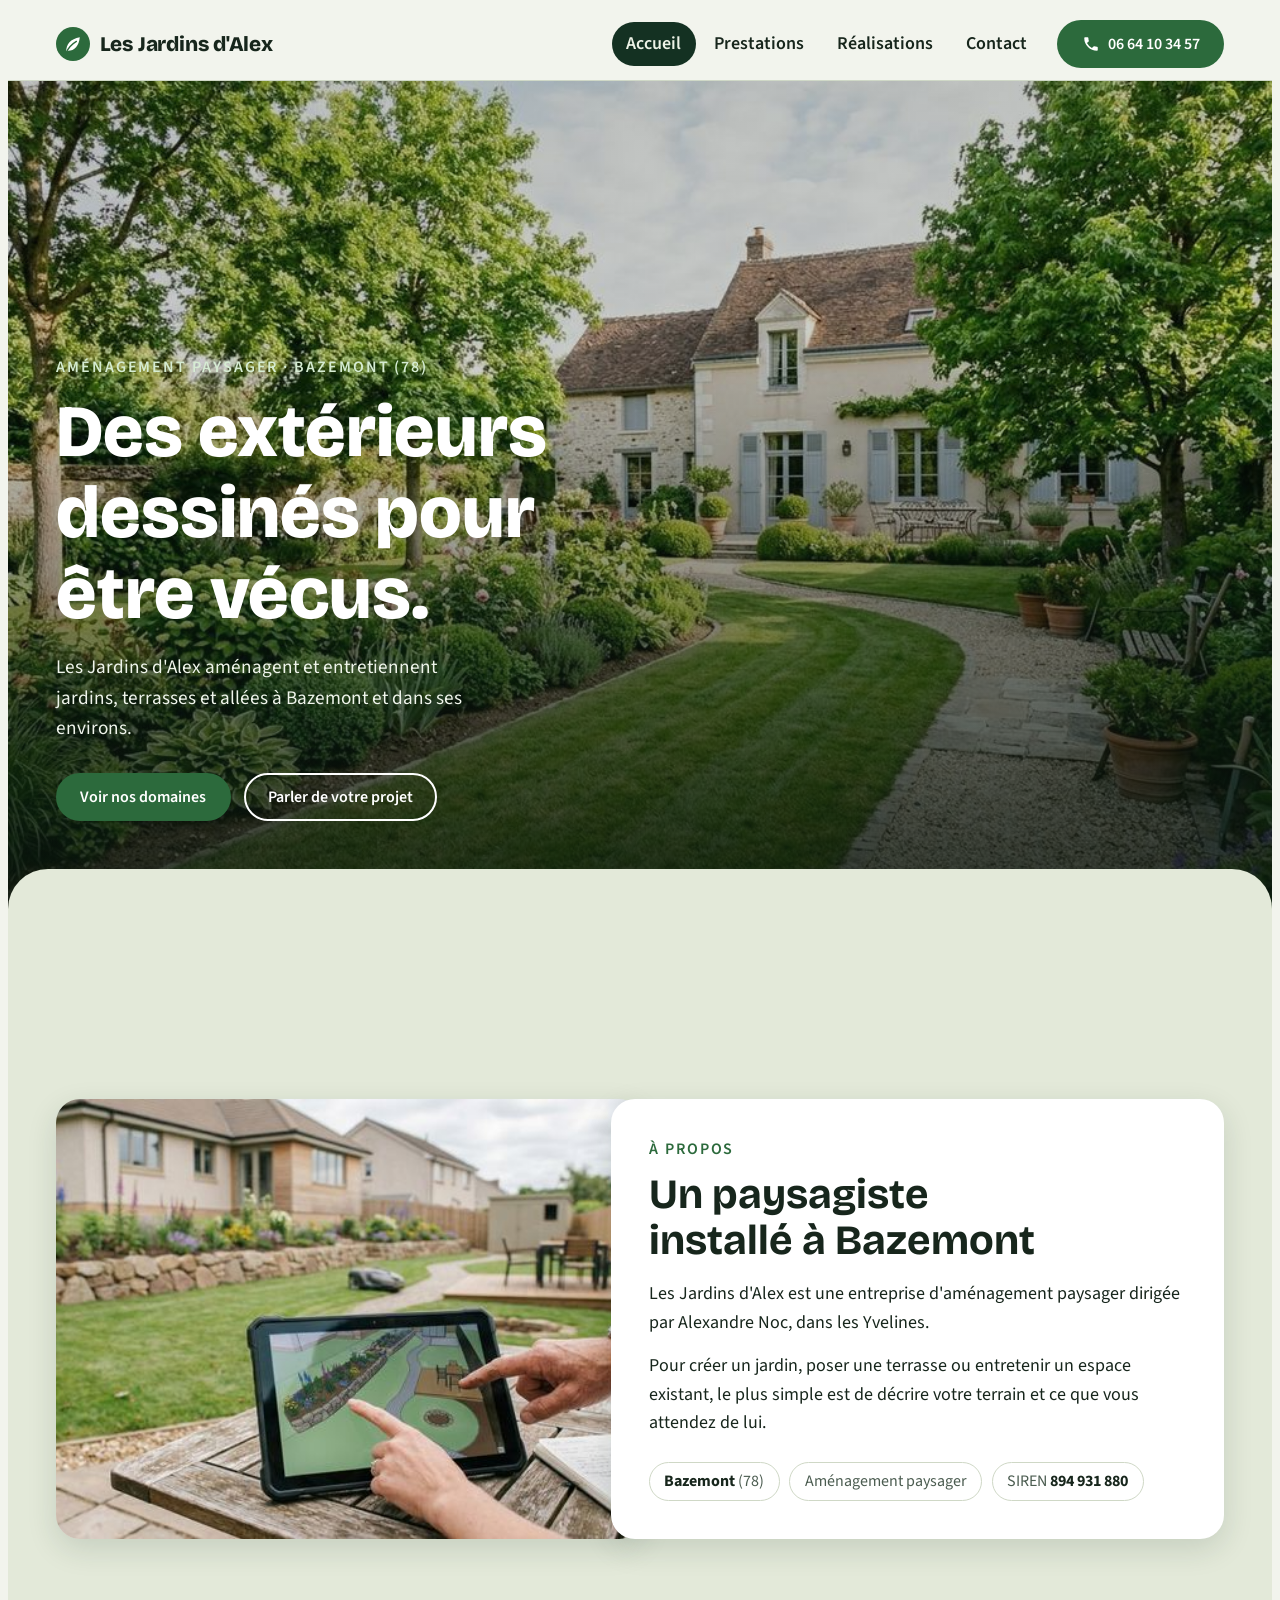
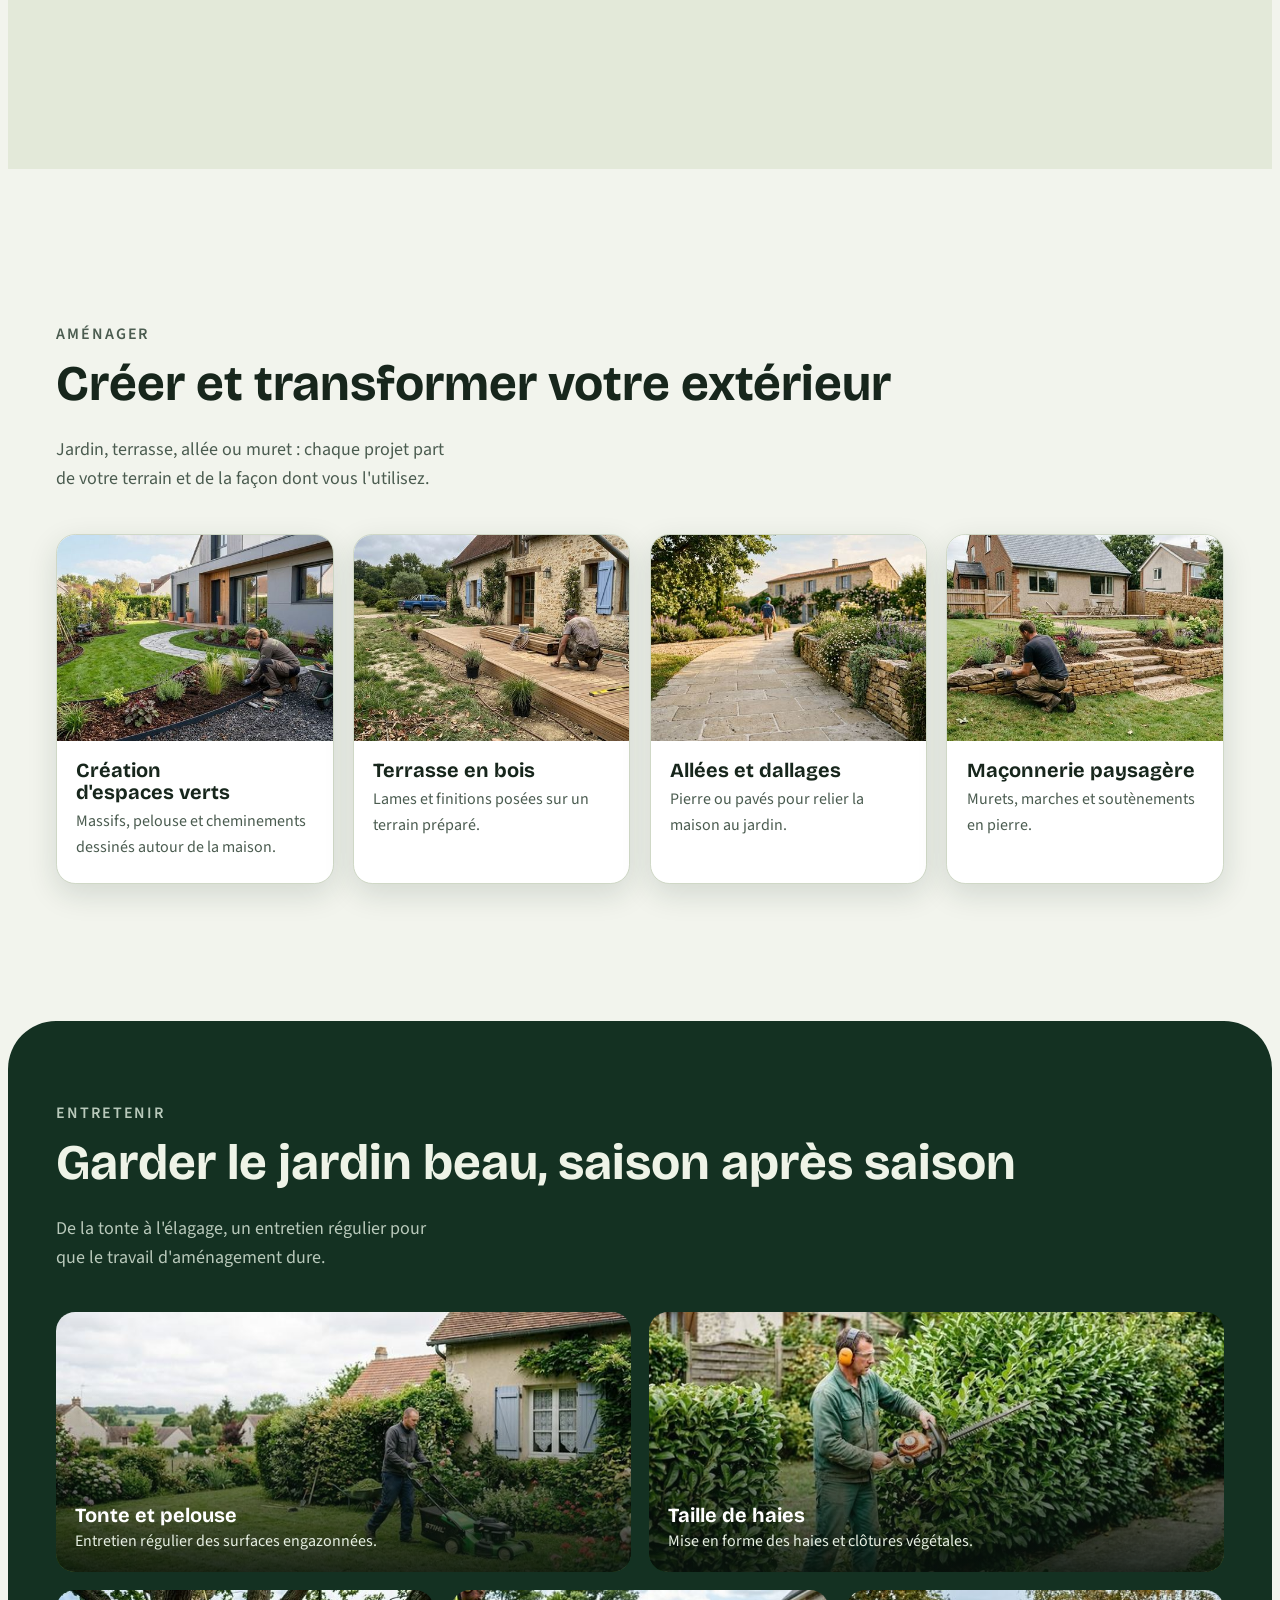
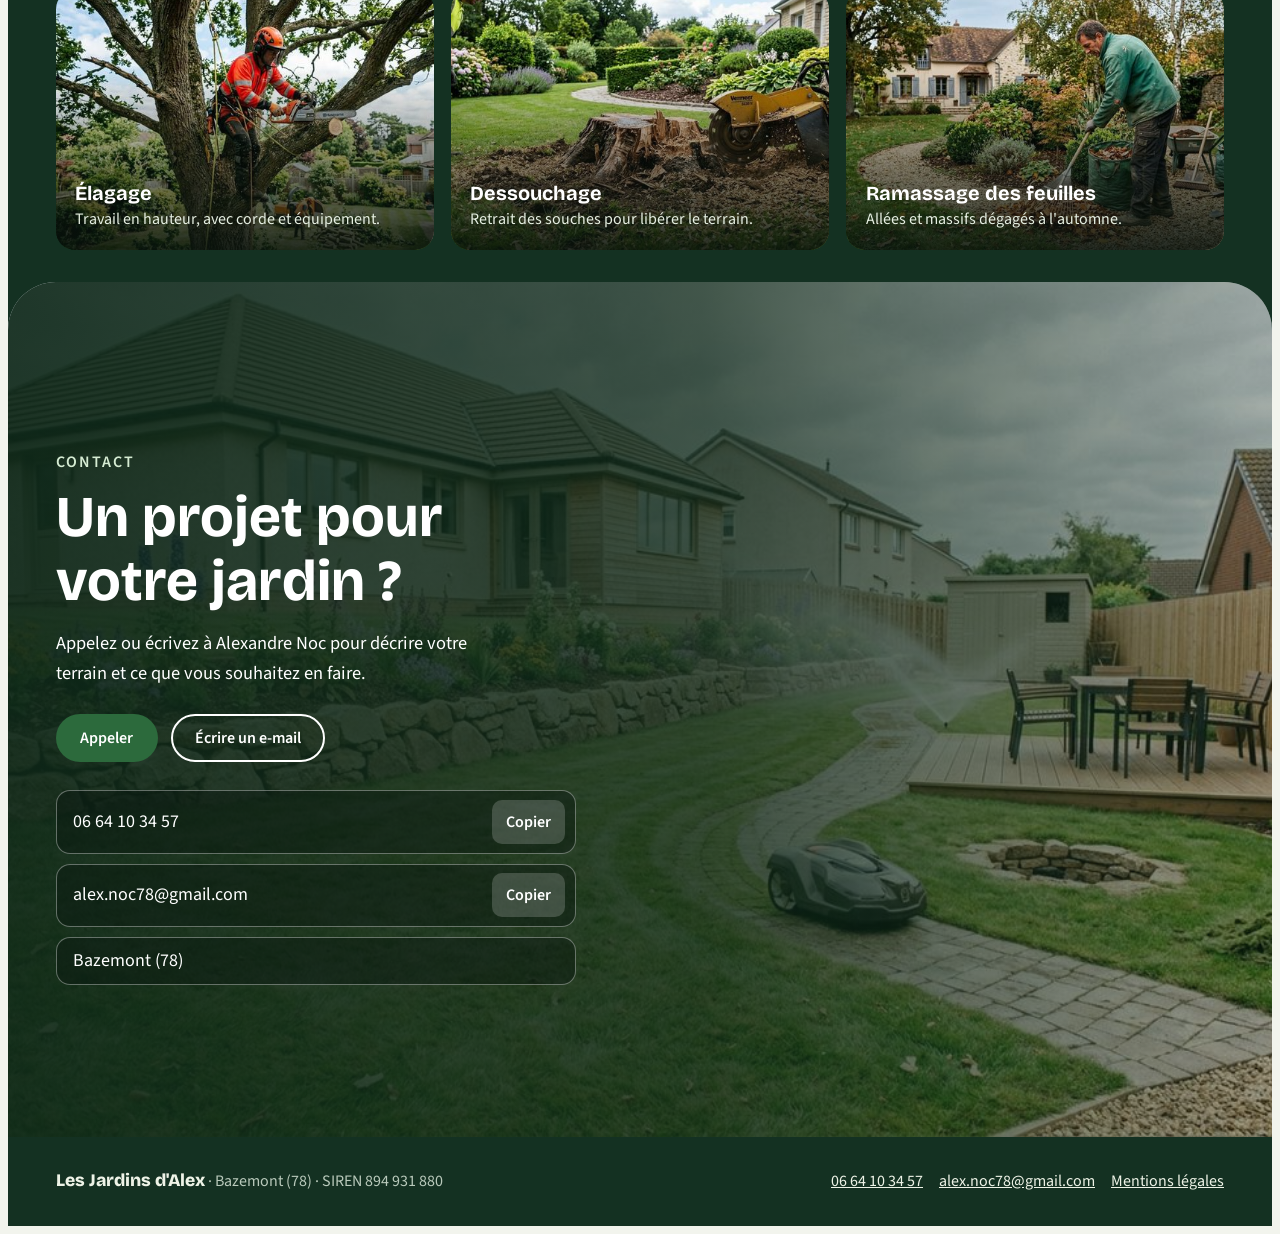
<file: index.html>
<!doctype html>
<html lang="fr">
<head>
<meta charset="utf-8">
<meta name="viewport" content="width=device-width, initial-scale=1">
<title>Les Jardins d'Alex | Aménagement paysager à Bazemont (78)</title>
<meta name="description" content="Les Jardins d'Alex, entreprise d'aménagement paysager à Bazemont (78) : création de jardins, terrasses, allées, murets et entretien des espaces verts.">
<link rel="icon" href="data:image/svg+xml,%3Csvg xmlns='http://www.w3.org/2000/svg' viewBox='0 0 40 40'%3E%3Ccircle cx='20' cy='20' r='20' fill='%232c6a3c'/%3E%3Cpath d='M12 29c0-9 5-15 16-17-1 10-6 16-14 16' fill='%23fff'/%3E%3C/svg%3E">
<link rel="preconnect" href="https://fonts.googleapis.com">
<link rel="preconnect" href="https://fonts.gstatic.com" crossorigin>
<link rel="stylesheet" href="https://fonts.googleapis.com/css2?family=Bricolage+Grotesque:opsz,wght@12..96,600;12..96,800&family=Source+Sans+3:wght@400;600&display=swap">
<link rel="stylesheet" href="style.css">
</head>
<body>
<a class="skip" href="#contenu">Aller au contenu</a>
<header class="site-header">
  <div class="wrap">
    <a class="logo" href="https://webaunet.github.io/les-jardins-d-alex/" aria-label="Les Jardins d'Alex, accueil">
      <svg viewBox="0 0 40 40" aria-hidden="true"><circle cx="20" cy="20" r="20" fill="var(--accent)"/><path d="M12 29c0-9 5-15 16-17-1 10-6 16-14 16" fill="var(--accent-fg)"/><path d="M12 30c3-6 7-10 12-13" stroke="var(--accent)" stroke-width="1.6" fill="none" stroke-linecap="round"/></svg>
      <span>Les Jardins d'Alex</span>
    </a>
    <nav class="nav" id="menu" aria-label="Navigation principale"><ul><li><a href="index.html" aria-current="page">Accueil</a></li><li><a href="prestations.html">Prestations</a></li><li><a href="realisations.html">Réalisations</a></li><li><a href="contact.html">Contact</a></li></ul></nav>
    <a class="btn btn-primary head-cta" href="tel:+33664103457" aria-label="Appeler le 06 64 10 34 57"><svg width="18" height="18" viewBox="0 0 24 24" fill="currentColor" aria-hidden="true"><path d="M6.6 10.8a15 15 0 0 0 6.6 6.6l2.2-2.2c.3-.3.7-.4 1-.2 1.1.4 2.3.6 3.6.6.6 0 1 .4 1 1V20c0 .6-.4 1-1 1A17 17 0 0 1 3 4c0-.6.4-1 1-1h3.5c.6 0 1 .4 1 1 0 1.3.2 2.5.6 3.6.1.3 0 .7-.2 1z"/></svg><span class="label">06 64 10 34 57</span></a>
    <button class="burger" id="burger" type="button" aria-expanded="false" aria-controls="menu" aria-label="Ouvrir le menu"><span></span></button>
  </div>
</header>
<main id="contenu">

  <section class="hero" aria-labelledby="h1">
    <img fetchpriority="high" src="images/hero-jardin-allee.jpg" width="1200" height="655" alt="Jardin de campagne avec pelouse, massifs fleuris et allée de gravier menant à une maison en pierre">
    <div class="wrap">
      <p class="eyebrow">Aménagement paysager · Bazemont (78)</p>
      <h1 id="h1">Des extérieurs dessinés pour être vécus.</h1>
      <p class="lead">Les Jardins d'Alex aménagent et entretiennent jardins, terrasses et allées à Bazemont et dans ses environs.</p>
      <div class="actions">
        <a class="btn btn-primary" href="#amenager">Voir nos domaines</a>
        <a class="btn btn-ghost" href="#contact">Parler de votre projet</a>
      </div>
    </div>
  </section>

  <section class="about" aria-labelledby="h-about">
    <div class="wrap">
      <div class="grid">
        <div class="photo"><img src="images/conception-jardin-tablette.jpg" width="640" height="349" loading="lazy" alt="Deux personnes examinent sur une tablette le plan 3D d'un jardin, devant la pelouse et le muret de pierre réalisés"></div>
        <div class="card-about">
          <p class="eyebrow">À propos</p>
          <h2 id="h-about">Un paysagiste installé à Bazemont</h2>
          <p>Les Jardins d'Alex est une entreprise d'aménagement paysager dirigée par Alexandre Noc, dans les Yvelines.</p>
          <p>Pour créer un jardin, poser une terrasse ou entretenir un espace existant, le plus simple est de décrire votre terrain et ce que vous attendez de lui.</p>
          <ul class="facts">
            <li><b>Bazemont</b> (78)</li>
            <li>Aménagement paysager</li>
            <li>SIREN <b>894 931 880</b></li>
          </ul>
        </div>
      </div>
    </div>
  </section>

  <section class="build" id="amenager" aria-labelledby="h-build">
    <div class="wrap">
      <div class="sec-head">
        <div><p class="eyebrow">Aménager</p><h2 id="h-build">Créer et transformer votre extérieur</h2></div>
        <p>Jardin, terrasse, allée ou muret : chaque projet part de votre terrain et de la façon dont vous l'utilisez.</p>
      </div>
      <ul class="cards4">
        <li><article class="pcard"><img src="images/creation-jardin-contemporain.jpg" width="640" height="349" loading="lazy" alt="Jeune paysagiste plantant un massif dans un jardin contemporain, devant une maison à façade grise" style="object-position:60% 50%"><div><h3>Création d'espaces verts</h3><p>Massifs, pelouse et cheminements dessinés autour de la maison.</p></div></article></li>
        <li><article class="pcard"><img src="images/terrasse-bois-chantier.jpg" width="640" height="349" loading="lazy" alt="Ouvrier posant les lames d'une terrasse en bois devant une maison en pierre aux volets bleus" style="object-position:65% 50%"><div><h3>Terrasse en bois</h3><p>Lames et finitions posées sur un terrain préparé.</p></div></article></li>
        <li><article class="pcard"><img src="images/allee-pavee-muret-pierre.jpg" width="640" height="349" loading="lazy" alt="Allée dallée de pierre claire longeant un muret fleuri, menant à une maison de campagne" style="object-position:30% 50%"><div><h3>Allées et dallages</h3><p>Pierre ou pavés pour relier la maison au jardin.</p></div></article></li>
        <li><article class="pcard"><img src="images/maconnerie-paysagere-escalier.jpg" width="640" height="349" loading="lazy" alt="Maçon montant un escalier et un muret en pierre sèche dans un jardin en pente" style="object-position:40% 55%"><div><h3>Maçonnerie paysagère</h3><p>Murets, marches et soutènements en pierre.</p></div></article></li>
      </ul>
    </div>
  </section>

  <section class="care" aria-labelledby="h-care">
    <div class="wrap">
      <div class="sec-head">
        <div><p class="eyebrow">Entretenir</p><h2 id="h-care">Garder le jardin beau, saison après saison</h2></div>
        <p>De la tonte à l'élagage, un entretien régulier pour que le travail d'aménagement dure.</p>
      </div>
      <ul class="care-grid">
        <li><a class="ccard" href="#contact"><img src="images/tonte-pelouse.jpg" width="640" height="357" loading="lazy" alt="Jardinier tondant une pelouse devant une maison aux volets bleus et aux rosiers" style="object-position:30% 50%"><div><h3>Tonte et pelouse</h3><p>Entretien régulier des surfaces engazonnées.</p></div></a></li>
        <li><a class="ccard" href="#contact"><img src="images/taille-haie-laurier.jpg" width="640" height="478" loading="lazy" alt="Jardinier équipé d'un casque anti-bruit taillant une haie avec un taille-haie thermique" style="object-position:35% 50%"><div><h3>Taille de haies</h3><p>Mise en forme des haies et clôtures végétales.</p></div></a></li>
        <li><a class="ccard" href="#contact"><img src="images/elagage-chene.jpg" width="640" height="349" loading="lazy" alt="Élagueur casqué suspendu à une corde dans un chêne, tronçonneuse en main" style="object-position:35% 50%"><div><h3>Élagage</h3><p>Travail en hauteur, avec corde et équipement.</p></div></a></li>
        <li><a class="ccard" href="#contact"><img src="images/dessouchage.jpg" width="640" height="349" loading="lazy" alt="Dessoucheuse jaune broyant une souche d'arbre au milieu d'une pelouse" style="object-position:60% 50%"><div><h3>Dessouchage</h3><p>Retrait des souches pour libérer le terrain.</p></div></a></li>
        <li><a class="ccard" href="#contact"><img src="images/ramassage-feuilles.jpg" width="640" height="349" loading="lazy" alt="Jardinier ramassant des feuilles mortes dans un sac de jardin au bord d'une allée de gravier" style="object-position:70% 50%"><div><h3>Ramassage des feuilles</h3><p>Allées et massifs dégagés à l'automne.</p></div></a></li>
      </ul>
    </div>
  </section>

  <section class="contact" id="contact" aria-labelledby="h-contact">
    <img src="images/jardin-robot-tonte-terrasse.jpg" width="1200" height="655" loading="lazy" alt="Jardin avec pelouse tondue par un robot, allée en pavés, muret de pierre et terrasse en bois au fond">
    <div class="wrap">
      <p class="eyebrow">Contact</p>
      <h2 id="h-contact">Un projet pour votre jardin ?</h2>
      <p class="lead">Appelez ou écrivez à Alexandre Noc pour décrire votre terrain et ce que vous souhaitez en faire.</p>
      <div class="actions">
        <a class="btn btn-primary" href="tel:+33664103457">Appeler</a>
        <a class="btn btn-ghost" href="mailto:alex.noc78@gmail.com?subject=Demande%20de%20contact">Écrire un e-mail</a>
      </div>
      <div class="coords">
        <div class="coord"><span>06 64 10 34 57</span><button class="copy" type="button" data-copy="06 64 10 34 57">Copier</button></div>
        <div class="coord"><span>alex.noc78@gmail.com</span><button class="copy" type="button" data-copy="alex.noc78@gmail.com">Copier</button></div>
        <div class="coord"><span>Bazemont (78)</span></div>
      </div>
    </div>
  </section>

</main>
<footer class="footer">
  <div class="wrap">
    <div><span class="name">Les Jardins d'Alex</span> <small>· Bazemont (78) · SIREN 894 931 880</small></div>
    <nav aria-label="Pied de page">
      <a href="tel:+33664103457">06 64 10 34 57</a>
      <a href="mailto:alex.noc78@gmail.com">alex.noc78@gmail.com</a>
      <a href="mentions-legales.html">Mentions légales</a>
    </nav>
  </div>
</footer>
<div class="toast" id="toast" role="status" aria-live="polite"></div>
<script src="site.js" defer></script>
</body>
</html>
</file>
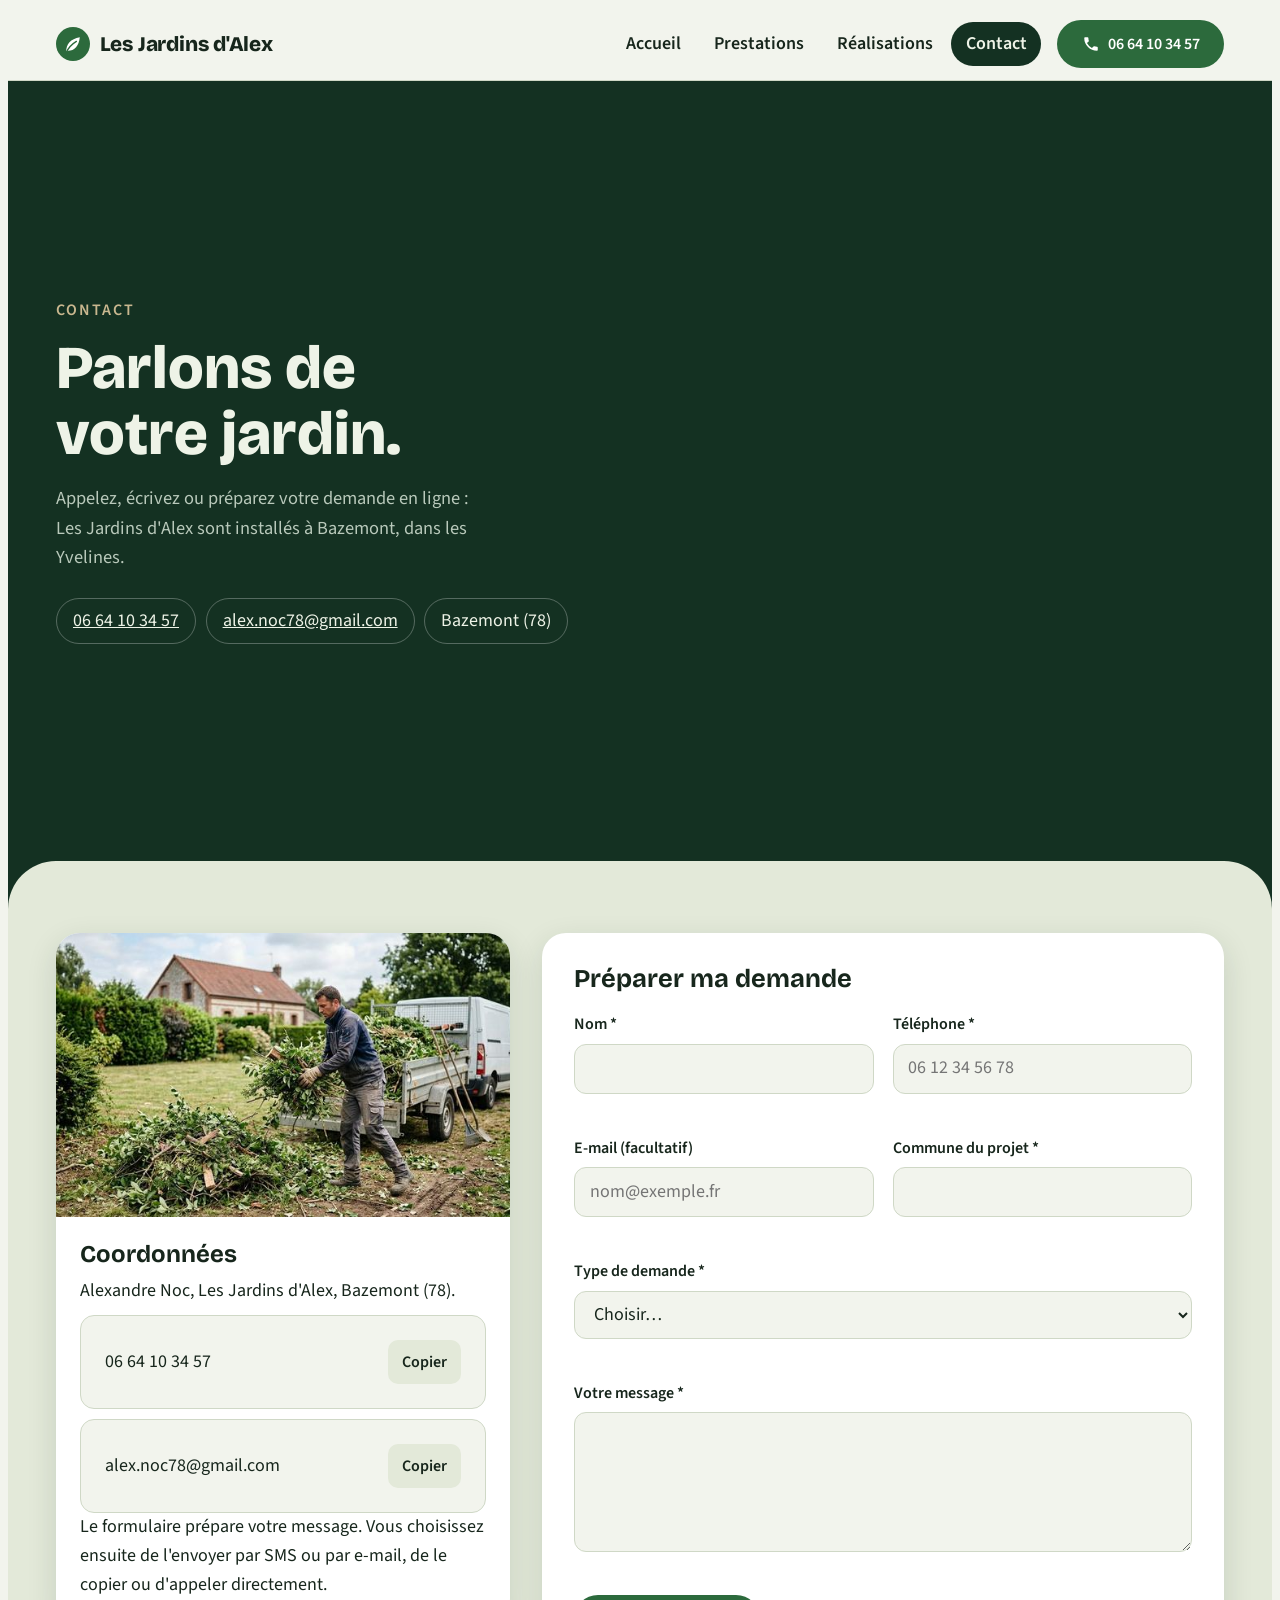
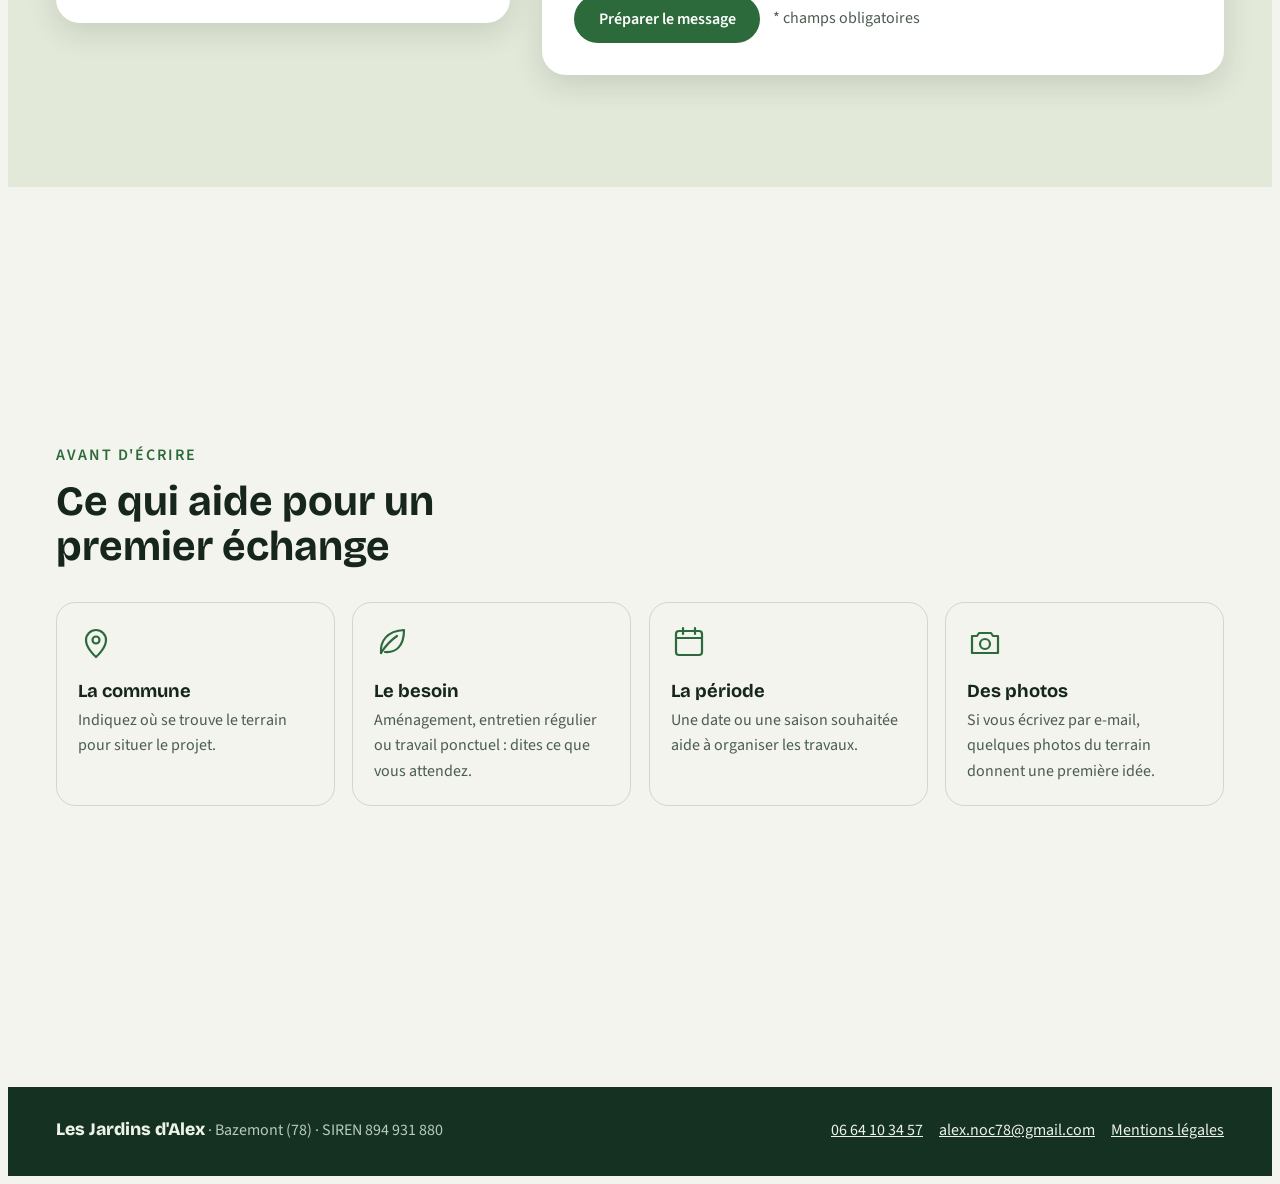
<file: contact.html>
<!doctype html>
<html lang="fr">
<head>
<meta charset="utf-8">
<meta name="viewport" content="width=device-width, initial-scale=1">
<title>Contact | Les Jardins d'Alex, aménagement paysager à Bazemont (78)</title>
<meta name="description" content="Contactez Les Jardins d'Alex à Bazemont (78) : appelez le 06 64 10 34 57, écrivez par e-mail ou préparez votre demande avec le formulaire.">
<link rel="icon" href="data:image/svg+xml,%3Csvg xmlns='http://www.w3.org/2000/svg' viewBox='0 0 40 40'%3E%3Ccircle cx='20' cy='20' r='20' fill='%232c6a3c'/%3E%3Cpath d='M12 29c0-9 5-15 16-17-1 10-6 16-14 16' fill='%23fff'/%3E%3C/svg%3E">
<link rel="preconnect" href="https://fonts.googleapis.com">
<link rel="preconnect" href="https://fonts.gstatic.com" crossorigin>
<link rel="stylesheet" href="https://fonts.googleapis.com/css2?family=Bricolage+Grotesque:opsz,wght@12..96,600;12..96,800&family=Source+Sans+3:wght@400;600&display=swap">
<link rel="stylesheet" href="style.css">
</head>
<body>
<a class="skip" href="#contenu">Aller au contenu</a>
<header class="site-header">
  <div class="wrap">
    <a class="logo" href="https://webaunet.github.io/les-jardins-d-alex/" aria-label="Les Jardins d'Alex, accueil">
      <svg viewBox="0 0 40 40" aria-hidden="true"><circle cx="20" cy="20" r="20" fill="var(--accent)"/><path d="M12 29c0-9 5-15 16-17-1 10-6 16-14 16" fill="var(--accent-fg)"/><path d="M12 30c3-6 7-10 12-13" stroke="var(--accent)" stroke-width="1.6" fill="none" stroke-linecap="round"/></svg>
      <span>Les Jardins d'Alex</span>
    </a>
    <nav class="nav" id="menu" aria-label="Navigation principale"><ul><li><a href="index.html">Accueil</a></li><li><a href="prestations.html">Prestations</a></li><li><a href="realisations.html">Réalisations</a></li><li><a href="contact.html" aria-current="page">Contact</a></li></ul></nav>
    <a class="btn btn-primary head-cta" href="tel:+33664103457" aria-label="Appeler le 06 64 10 34 57"><svg width="18" height="18" viewBox="0 0 24 24" fill="currentColor" aria-hidden="true"><path d="M6.6 10.8a15 15 0 0 0 6.6 6.6l2.2-2.2c.3-.3.7-.4 1-.2 1.1.4 2.3.6 3.6.6.6 0 1 .4 1 1V20c0 .6-.4 1-1 1A17 17 0 0 1 3 4c0-.6.4-1 1-1h3.5c.6 0 1 .4 1 1 0 1.3.2 2.5.6 3.6.1.3 0 .7-.2 1z"/></svg><span class="label">06 64 10 34 57</span></a>
    <button class="burger" id="burger" type="button" aria-expanded="false" aria-controls="menu" aria-label="Ouvrir le menu"><span></span></button>
  </div>
</header>
<main id="contenu">

<section class="phead phead--short" aria-labelledby="h1">
  <div class="wrap">
    <p class="eyebrow">Contact</p>
    <h1 id="h1">Parlons de votre jardin.</h1>
    <p class="lead">Appelez, écrivez ou préparez votre demande en ligne : Les Jardins d'Alex sont installés à Bazemont, dans les Yvelines.</p>
    <ul class="chips">
      <li><a href="tel:+33664103457">06 64 10 34 57</a></li>
      <li><a href="mailto:alex.noc78@gmail.com">alex.noc78@gmail.com</a></li>
      <li>Bazemont (78)</li>
    </ul>
  </div>
</section>

<section class="formsec" id="formulaire" aria-labelledby="h-form">
  <div class="wrap">
    <div class="formgrid">
      <aside class="infocard" aria-label="Coordonnées">
        <img src="images/evacuation-dechets-verts.jpg" width="640" height="349" loading="lazy" style="object-position:55% 50%" alt="Homme chargeant des branchages dans une camionnette blanche, avec un jardin et une maison en arrière-plan">
        <div>
          <h2>Coordonnées</h2>
          <p>Alexandre Noc, Les Jardins d'Alex, Bazemont (78).</p>
          <div class="coord"><span>06 64 10 34 57</span><button class="copy" type="button" data-copy="06 64 10 34 57">Copier</button></div>
          <div class="coord"><span>alex.noc78@gmail.com</span><button class="copy" type="button" data-copy="alex.noc78@gmail.com">Copier</button></div>
          <p>Le formulaire prépare votre message. Vous choisissez ensuite de l'envoyer par SMS ou par e-mail, de le copier ou d'appeler directement.</p>
        </div>
      </aside>
      <div class="formcard">
        <h2 id="h-form">Préparer ma demande</h2>
        <form id="contact-form" class="form" novalidate>
          <div class="field"><label for="f-nom">Nom *</label><input id="f-nom" name="nom" type="text" autocomplete="name" required aria-required="true" aria-describedby="e-nom"><span class="err" id="e-nom" role="alert"></span></div>
          <div class="field"><label for="f-tel">Téléphone *</label><input id="f-tel" name="tel" type="tel" inputmode="tel" autocomplete="tel" required aria-required="true" aria-describedby="e-tel" placeholder="06 12 34 56 78"><span class="err" id="e-tel" role="alert"></span></div>
          <div class="field"><label for="f-mail">E-mail (facultatif)</label><input id="f-mail" name="mail" type="email" autocomplete="email" aria-describedby="e-mail" placeholder="nom@exemple.fr"><span class="err" id="e-mail" role="alert"></span></div>
          <div class="field"><label for="f-commune">Commune du projet *</label><input id="f-commune" name="commune" type="text" autocomplete="address-level2" required aria-required="true" aria-describedby="e-commune"><span class="err" id="e-commune" role="alert"></span></div>
          <div class="field full"><label for="f-type">Type de demande *</label>
            <select id="f-type" name="type" required aria-required="true" aria-describedby="e-type">
              <option value="">Choisir…</option>
              <option>Aménagement (jardin, terrasse, allée, muret)</option>
              <option>Entretien (tonte, haies, élagage)</option>
              <option>Autre demande</option>
            </select><span class="err" id="e-type" role="alert"></span></div>
          <div class="field full"><label for="f-msg">Votre message *</label><textarea id="f-msg" name="msg" required aria-required="true" aria-describedby="e-msg"></textarea><span class="err" id="e-msg" role="alert"></span></div>
          <div class="actions"><button class="btn btn-primary" type="submit">Préparer le message</button><span class="hint">* champs obligatoires</span></div>
        </form>
        <div class="recap" id="recap" hidden>
          <h3 id="recap-title" tabindex="-1">Votre demande est prête</h3>
          <pre id="recap-text"></pre>
          <div class="actions">
            <a class="btn btn-primary" id="r-sms" href="sms:+33664103457">Envoyer par SMS</a>
            <button class="btn btn-line" type="button" id="r-copy">Copier</button>
            <a class="btn btn-line" href="tel:+33664103457">Appeler</a>
            <a class="btn btn-line" id="r-mail" href="mailto:alex.noc78@gmail.com">Envoyer par e-mail</a>
          </div>
          <p class="note">Rien n'est envoyé automatiquement : le SMS et l'e-mail s'ouvrent dans votre application, prêts à partir.</p>
        </div>
      </div>
    </div>
  </div>
</section>

<section class="tips" aria-labelledby="h-tips">
  <div class="wrap">
    <p class="eyebrow">Avant d'écrire</p>
    <h2 id="h-tips">Ce qui aide pour un premier échange</h2>
    <ul class="tipgrid">
      <li><article class="tip"><svg viewBox="0 0 36 36" fill="none" stroke="currentColor" stroke-width="2.2" stroke-linecap="round" stroke-linejoin="round" aria-hidden="true"><path d="M18 33s10-8.5 10-17a10 10 0 0 0-20 0c0 8.500 10 17 10 17z"/><circle cx="18" cy="16" r="3.5"/></svg><h3>La commune</h3><p>Indiquez où se trouve le terrain pour situer le projet.</p></article></li>
      <li><article class="tip"><svg viewBox="0 0 36 36" fill="none" stroke="currentColor" stroke-width="2.2" stroke-linecap="round" stroke-linejoin="round" aria-hidden="true"><path d="M7 29C6 17 13 7 30 6c0 16-8 23-19 22"/><path d="M7 29c5-8 10-13 16-17"/></svg><h3>Le besoin</h3><p>Aménagement, entretien régulier ou travail ponctuel : dites ce que vous attendez.</p></article></li>
      <li><article class="tip"><svg viewBox="0 0 36 36" fill="none" stroke="currentColor" stroke-width="2.2" stroke-linecap="round" stroke-linejoin="round" aria-hidden="true"><rect x="5" y="7" width="26" height="24" rx="3"/><path d="M5 14h26M12 4v6M24 4v6"/></svg><h3>La période</h3><p>Une date ou une saison souhaitée aide à organiser les travaux.</p></article></li>
      <li><article class="tip"><svg viewBox="0 0 36 36" fill="none" stroke="currentColor" stroke-width="2.2" stroke-linecap="round" stroke-linejoin="round" aria-hidden="true"><path d="M5 12h5l2-3h12l2 3h5v17H5z"/><circle cx="18" cy="20" r="5"/></svg><h3>Des photos</h3><p>Si vous écrivez par e-mail, quelques photos du terrain donnent une première idée.</p></article></li>
    </ul>
  </div>
</section>

</main>
<footer class="footer">
  <div class="wrap">
    <div><span class="name">Les Jardins d'Alex</span> <small>· Bazemont (78) · SIREN 894 931 880</small></div>
    <nav aria-label="Pied de page">
      <a href="tel:+33664103457">06 64 10 34 57</a>
      <a href="mailto:alex.noc78@gmail.com">alex.noc78@gmail.com</a>
      <a href="mentions-legales.html">Mentions légales</a>
    </nav>
  </div>
</footer>
<div class="toast" id="toast" role="status" aria-live="polite"></div>
<script src="site.js" defer></script>
</body>
</html>
</file>
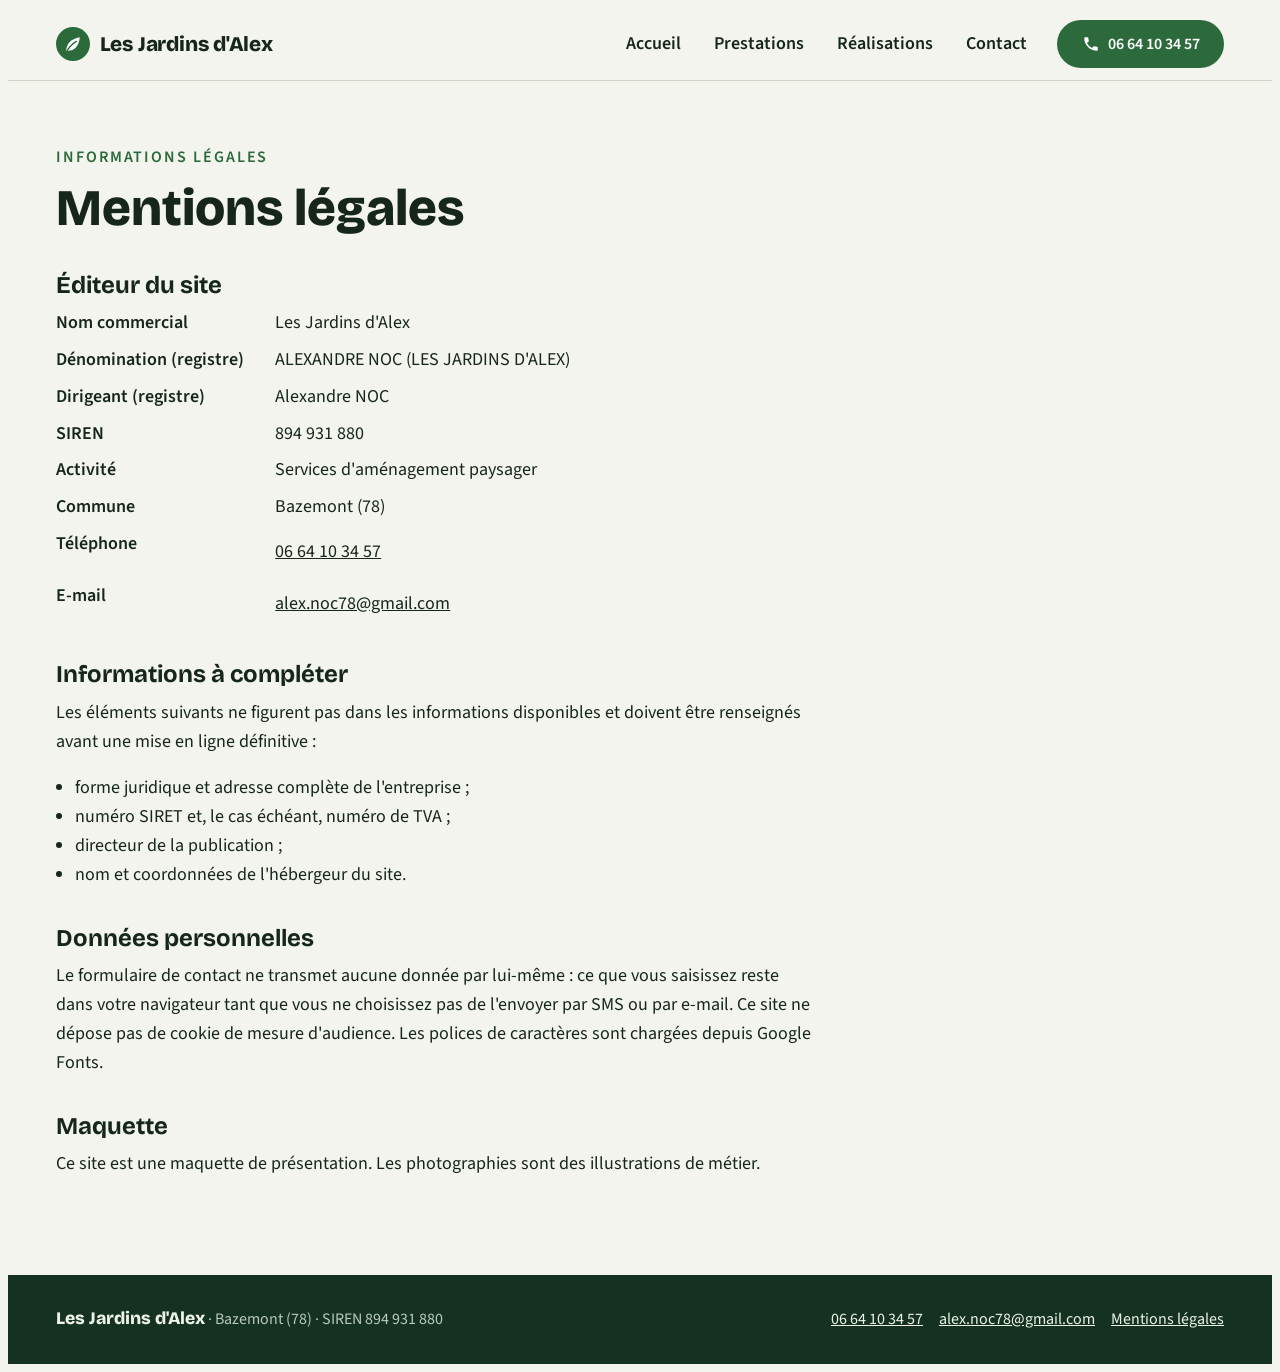
<file: mentions-legales.html>
<!doctype html>
<html lang="fr">
<head>
<meta charset="utf-8">
<meta name="viewport" content="width=device-width, initial-scale=1">
<title>Mentions légales | Les Jardins d'Alex, Bazemont (78)</title>
<meta name="description" content="Mentions légales du site de Les Jardins d'Alex, entreprise d'aménagement paysager à Bazemont (78) : éditeur, SIREN, données personnelles.">
<link rel="icon" href="data:image/svg+xml,%3Csvg xmlns='http://www.w3.org/2000/svg' viewBox='0 0 40 40'%3E%3Ccircle cx='20' cy='20' r='20' fill='%232c6a3c'/%3E%3Cpath d='M12 29c0-9 5-15 16-17-1 10-6 16-14 16' fill='%23fff'/%3E%3C/svg%3E">
<link rel="preconnect" href="https://fonts.googleapis.com">
<link rel="preconnect" href="https://fonts.gstatic.com" crossorigin>
<link rel="stylesheet" href="https://fonts.googleapis.com/css2?family=Bricolage+Grotesque:opsz,wght@12..96,600;12..96,800&family=Source+Sans+3:wght@400;600&display=swap">
<link rel="stylesheet" href="style.css">
</head>
<body>
<a class="skip" href="#contenu">Aller au contenu</a>
<header class="site-header">
  <div class="wrap">
    <a class="logo" href="https://webaunet.github.io/les-jardins-d-alex/" aria-label="Les Jardins d'Alex, accueil">
      <svg viewBox="0 0 40 40" aria-hidden="true"><circle cx="20" cy="20" r="20" fill="var(--accent)"/><path d="M12 29c0-9 5-15 16-17-1 10-6 16-14 16" fill="var(--accent-fg)"/><path d="M12 30c3-6 7-10 12-13" stroke="var(--accent)" stroke-width="1.6" fill="none" stroke-linecap="round"/></svg>
      <span>Les Jardins d'Alex</span>
    </a>
    <nav class="nav" id="menu" aria-label="Navigation principale"><ul><li><a href="index.html">Accueil</a></li><li><a href="prestations.html">Prestations</a></li><li><a href="realisations.html">Réalisations</a></li><li><a href="contact.html">Contact</a></li></ul></nav>
    <a class="btn btn-primary head-cta" href="tel:+33664103457" aria-label="Appeler le 06 64 10 34 57"><svg width="18" height="18" viewBox="0 0 24 24" fill="currentColor" aria-hidden="true"><path d="M6.6 10.8a15 15 0 0 0 6.6 6.6l2.2-2.2c.3-.3.7-.4 1-.2 1.1.4 2.3.6 3.6.6.6 0 1 .4 1 1V20c0 .6-.4 1-1 1A17 17 0 0 1 3 4c0-.6.4-1 1-1h3.5c.6 0 1 .4 1 1 0 1.3.2 2.5.6 3.6.1.3 0 .7-.2 1z"/></svg><span class="label">06 64 10 34 57</span></a>
    <button class="burger" id="burger" type="button" aria-expanded="false" aria-controls="menu" aria-label="Ouvrir le menu"><span></span></button>
  </div>
</header>
<main id="contenu">

<section class="legal legal--solo" aria-labelledby="h1">
  <div class="wrap">
    <div class="narrow">
      <p class="eyebrow">Informations légales</p>
      <h1 id="h1">Mentions légales</h1>
      <h2>Éditeur du site</h2>
      <dl>
        <dt>Nom commercial</dt><dd>Les Jardins d'Alex</dd>
        <dt>Dénomination (registre)</dt><dd>ALEXANDRE NOC (LES JARDINS D'ALEX)</dd>
        <dt>Dirigeant (registre)</dt><dd>Alexandre NOC</dd>
        <dt>SIREN</dt><dd>894 931 880</dd>
        <dt>Activité</dt><dd>Services d'aménagement paysager</dd>
        <dt>Commune</dt><dd>Bazemont (78)</dd>
        <dt>Téléphone</dt><dd><a href="tel:+33664103457">06 64 10 34 57</a></dd>
        <dt>E-mail</dt><dd><a href="mailto:alex.noc78@gmail.com">alex.noc78@gmail.com</a></dd>
      </dl>
      <h2>Informations à compléter</h2>
      <p>Les éléments suivants ne figurent pas dans les informations disponibles et doivent être renseignés avant une mise en ligne définitive :</p>
      <ul>
        <li>forme juridique et adresse complète de l'entreprise ;</li>
        <li>numéro SIRET et, le cas échéant, numéro de TVA ;</li>
        <li>directeur de la publication ;</li>
        <li>nom et coordonnées de l'hébergeur du site.</li>
      </ul>
      <h2>Données personnelles</h2>
      <p>Le formulaire de contact ne transmet aucune donnée par lui-même : ce que vous saisissez reste dans votre navigateur tant que vous ne choisissez pas de l'envoyer par SMS ou par e-mail. Ce site ne dépose pas de cookie de mesure d'audience. Les polices de caractères sont chargées depuis Google Fonts.</p>
      <h2>Maquette</h2>
      <p>Ce site est une maquette de présentation. Les photographies sont des illustrations de métier.</p>
    </div>
  </div>
</section>

</main>
<footer class="footer">
  <div class="wrap">
    <div><span class="name">Les Jardins d'Alex</span> <small>· Bazemont (78) · SIREN 894 931 880</small></div>
    <nav aria-label="Pied de page">
      <a href="tel:+33664103457">06 64 10 34 57</a>
      <a href="mailto:alex.noc78@gmail.com">alex.noc78@gmail.com</a>
      <a href="mentions-legales.html">Mentions légales</a>
    </nav>
  </div>
</footer>
<div class="toast" id="toast" role="status" aria-live="polite"></div>
<script src="site.js" defer></script>
</body>
</html>
</file>
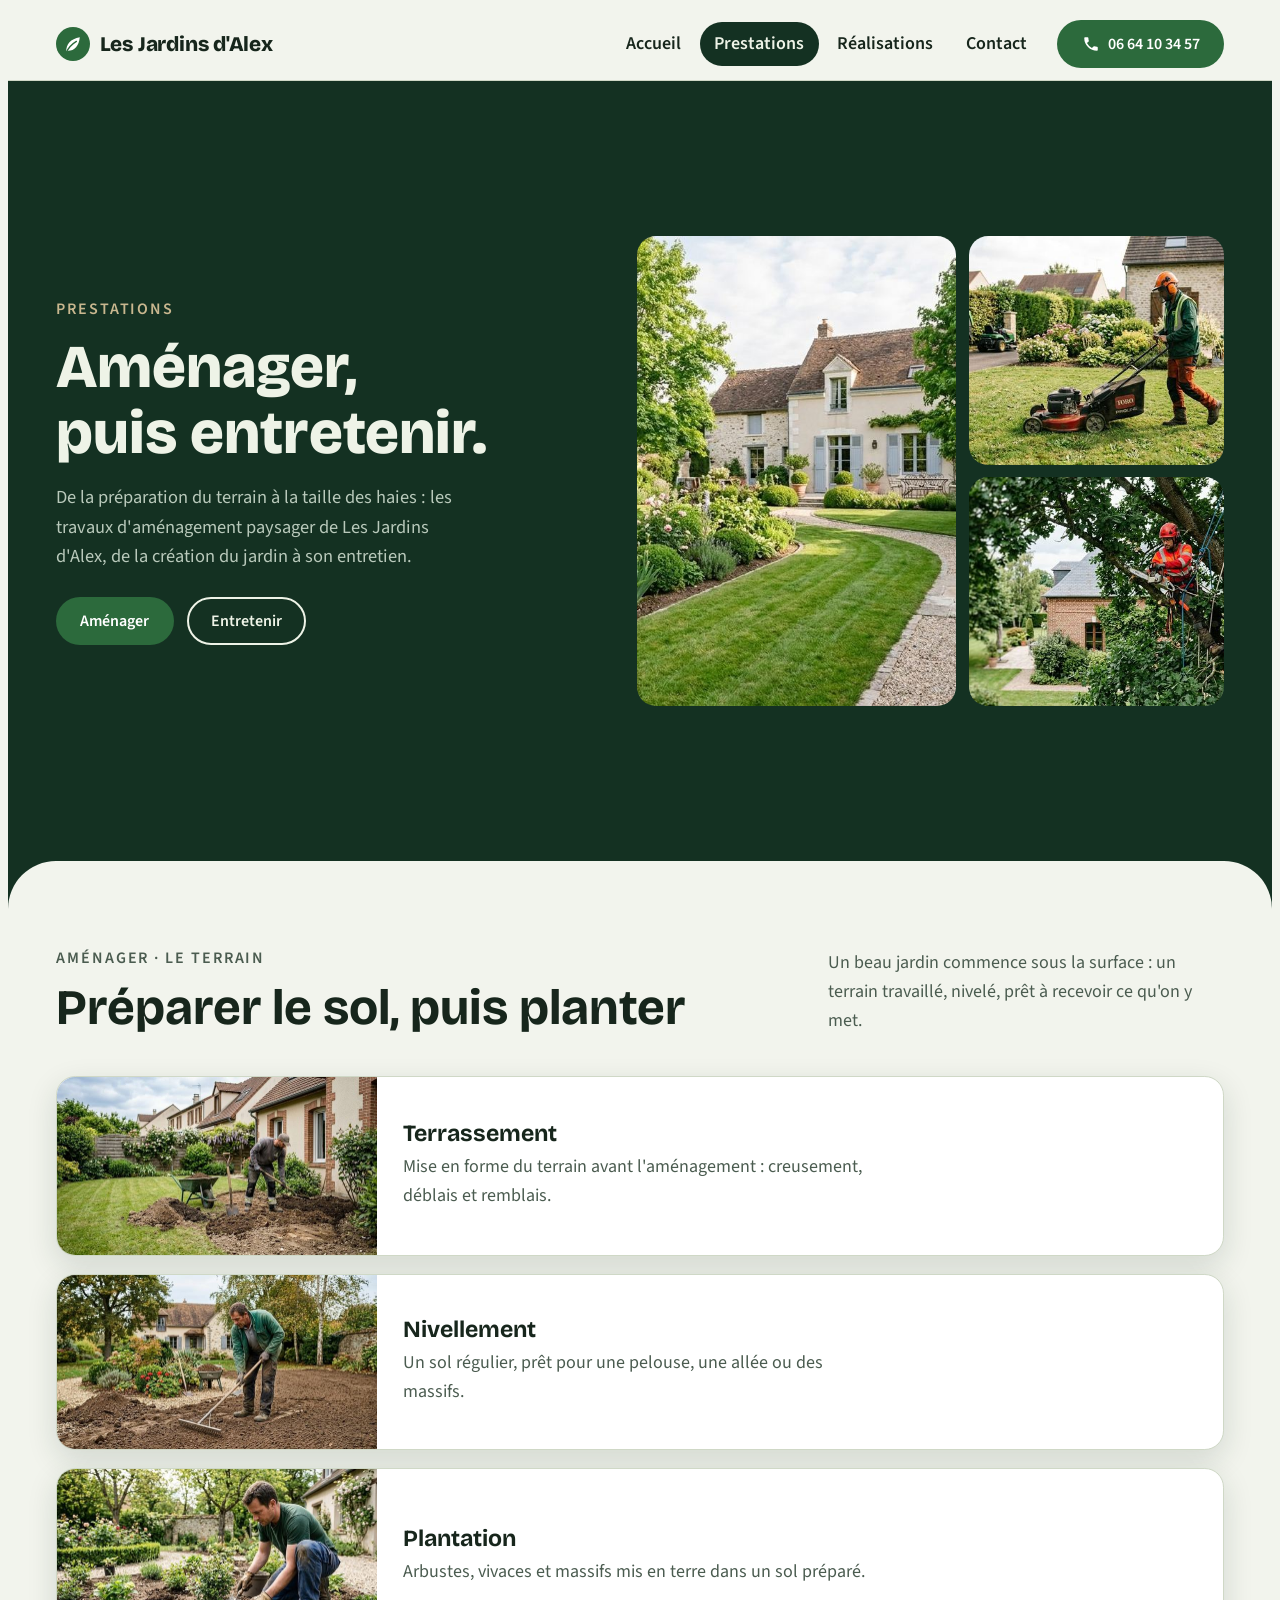
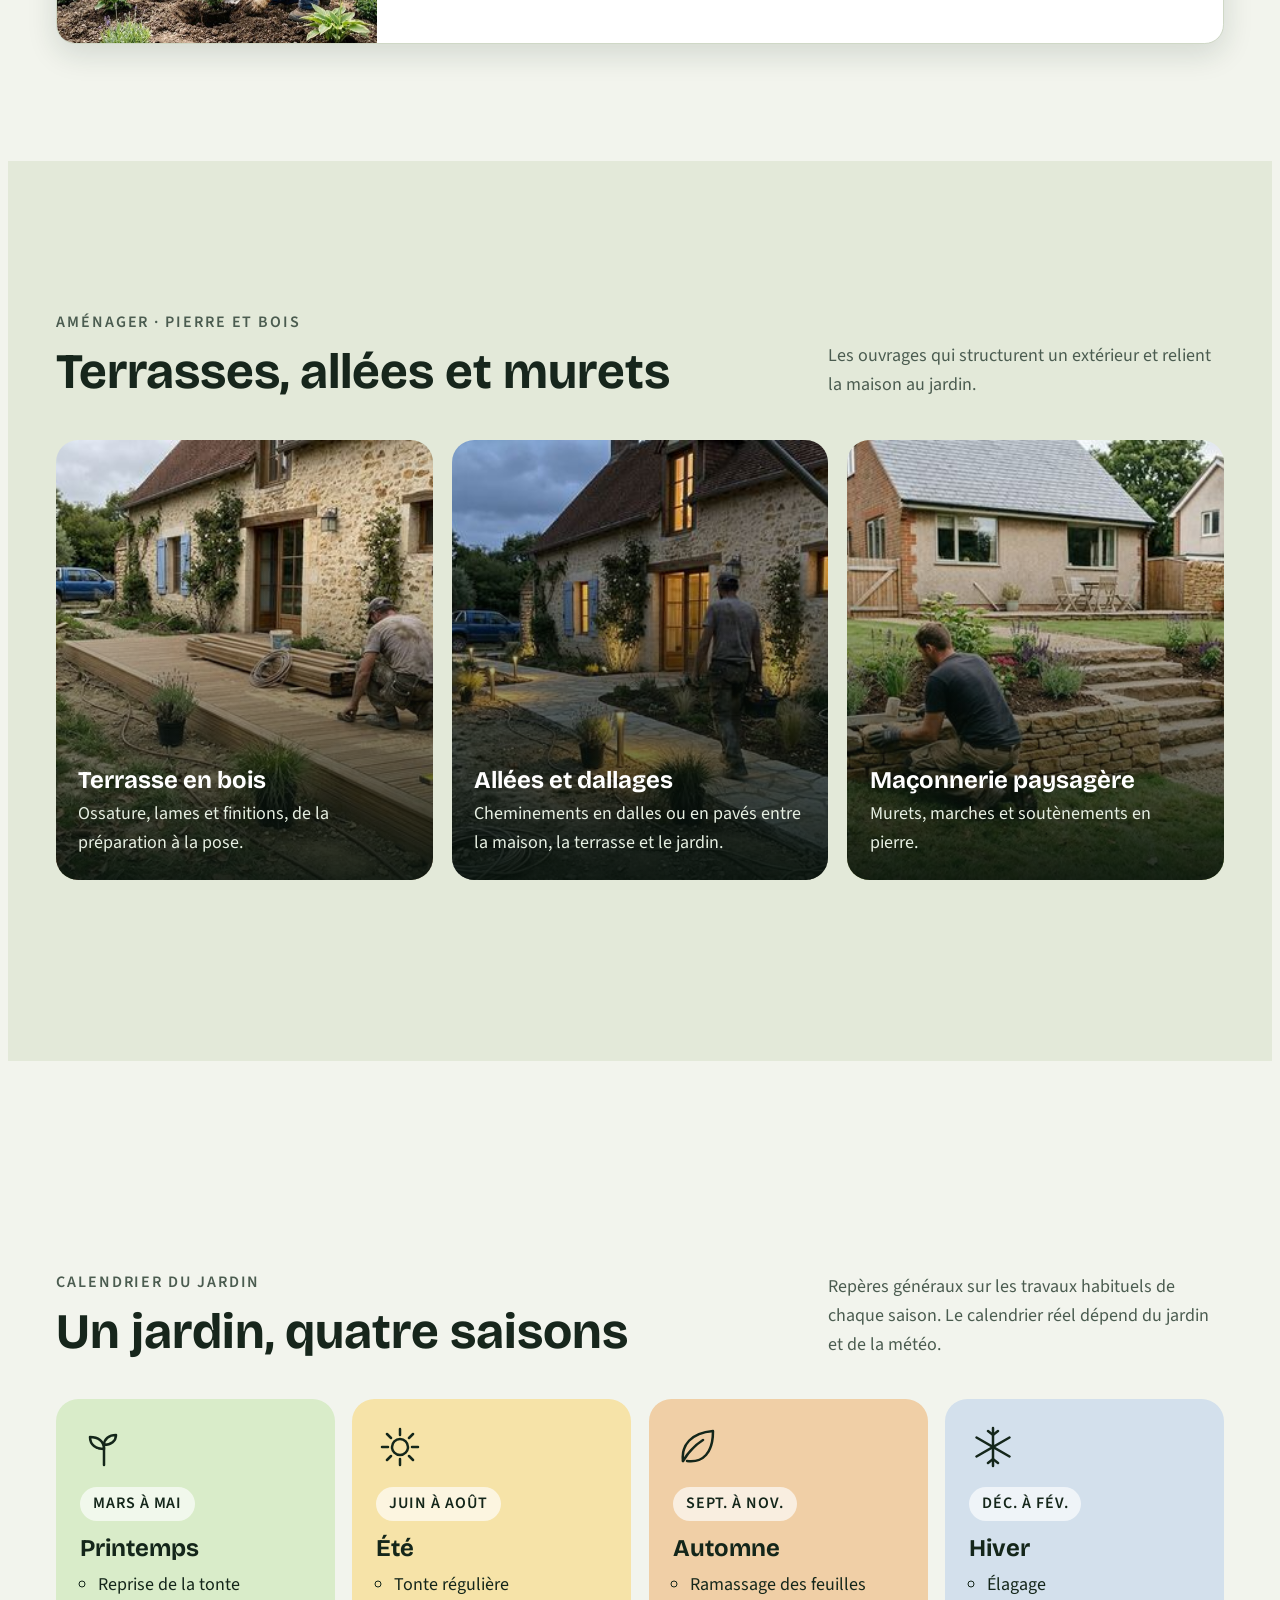
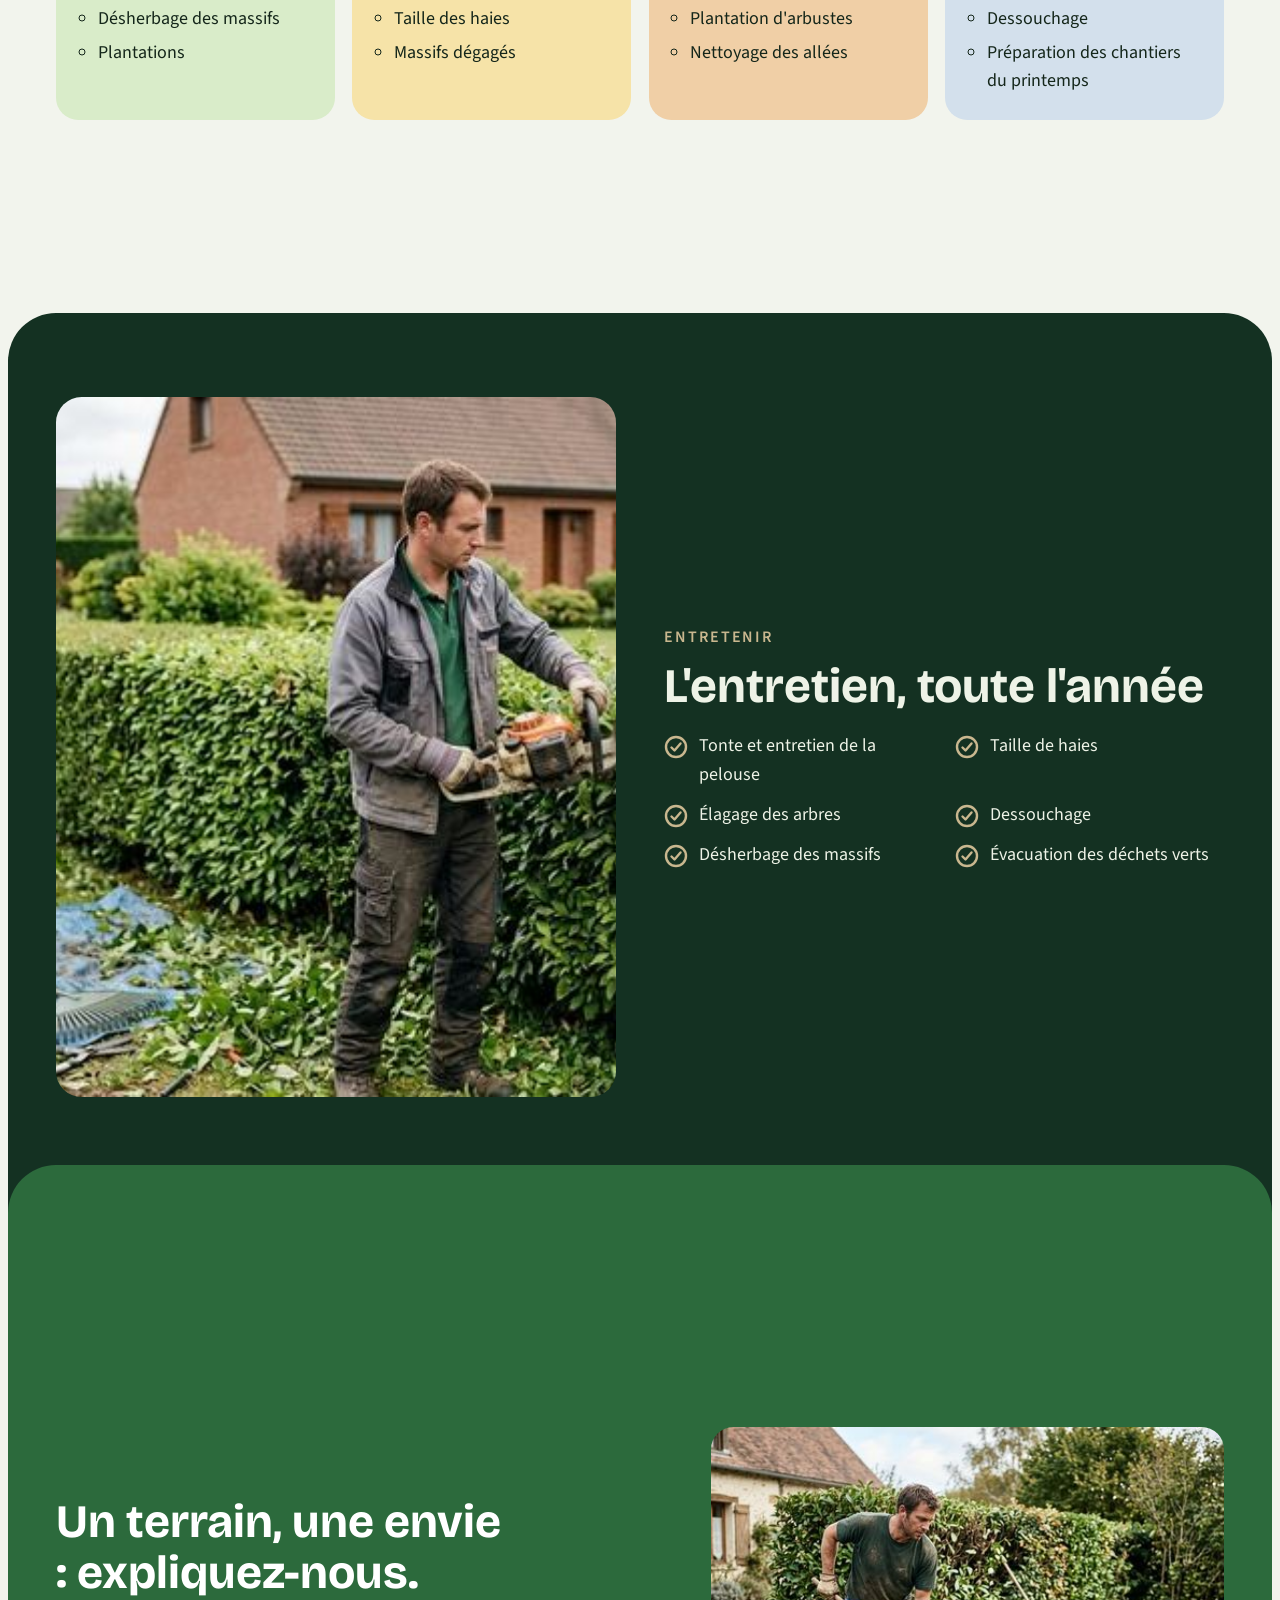
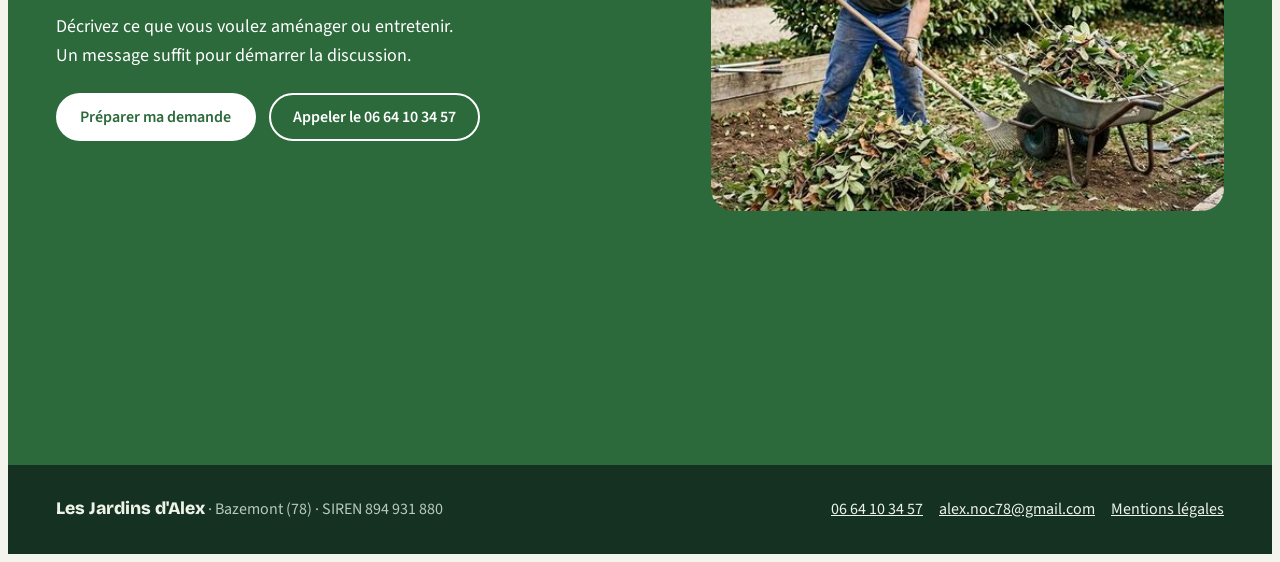
<file: prestations.html>
<!doctype html>
<html lang="fr">
<head>
<meta charset="utf-8">
<meta name="viewport" content="width=device-width, initial-scale=1">
<title>Prestations | Les Jardins d'Alex, aménagement paysager à Bazemont (78)</title>
<meta name="description" content="Prestations de Les Jardins d'Alex à Bazemont (78) : terrassement, plantation, terrasse en bois, allées, maçonnerie paysagère, tonte, taille de haies et élagage.">
<link rel="icon" href="data:image/svg+xml,%3Csvg xmlns='http://www.w3.org/2000/svg' viewBox='0 0 40 40'%3E%3Ccircle cx='20' cy='20' r='20' fill='%232c6a3c'/%3E%3Cpath d='M12 29c0-9 5-15 16-17-1 10-6 16-14 16' fill='%23fff'/%3E%3C/svg%3E">
<link rel="preconnect" href="https://fonts.googleapis.com">
<link rel="preconnect" href="https://fonts.gstatic.com" crossorigin>
<link rel="stylesheet" href="https://fonts.googleapis.com/css2?family=Bricolage+Grotesque:opsz,wght@12..96,600;12..96,800&family=Source+Sans+3:wght@400;600&display=swap">
<link rel="stylesheet" href="style.css">
</head>
<body>
<a class="skip" href="#contenu">Aller au contenu</a>
<header class="site-header">
  <div class="wrap">
    <a class="logo" href="https://webaunet.github.io/les-jardins-d-alex/" aria-label="Les Jardins d'Alex, accueil">
      <svg viewBox="0 0 40 40" aria-hidden="true"><circle cx="20" cy="20" r="20" fill="var(--accent)"/><path d="M12 29c0-9 5-15 16-17-1 10-6 16-14 16" fill="var(--accent-fg)"/><path d="M12 30c3-6 7-10 12-13" stroke="var(--accent)" stroke-width="1.6" fill="none" stroke-linecap="round"/></svg>
      <span>Les Jardins d'Alex</span>
    </a>
    <nav class="nav" id="menu" aria-label="Navigation principale"><ul><li><a href="index.html">Accueil</a></li><li><a href="prestations.html" aria-current="page">Prestations</a></li><li><a href="realisations.html">Réalisations</a></li><li><a href="contact.html">Contact</a></li></ul></nav>
    <a class="btn btn-primary head-cta" href="tel:+33664103457" aria-label="Appeler le 06 64 10 34 57"><svg width="18" height="18" viewBox="0 0 24 24" fill="currentColor" aria-hidden="true"><path d="M6.6 10.8a15 15 0 0 0 6.6 6.6l2.2-2.2c.3-.3.7-.4 1-.2 1.1.4 2.3.6 3.6.6.6 0 1 .4 1 1V20c0 .6-.4 1-1 1A17 17 0 0 1 3 4c0-.6.4-1 1-1h3.5c.6 0 1 .4 1 1 0 1.3.2 2.5.6 3.6.1.3 0 .7-.2 1z"/></svg><span class="label">06 64 10 34 57</span></a>
    <button class="burger" id="burger" type="button" aria-expanded="false" aria-controls="menu" aria-label="Ouvrir le menu"><span></span></button>
  </div>
</header>
<main id="contenu">

<section class="phead" aria-labelledby="h1">
  <div class="wrap grid">
    <div>
      <p class="eyebrow">Prestations</p>
      <h1 id="h1">Aménager, puis entretenir.</h1>
      <p class="lead">De la préparation du terrain à la taille des haies : les travaux d'aménagement paysager de Les Jardins d'Alex, de la création du jardin à son entretien.</p>
      <div class="actions"><a class="btn btn-primary" href="#amenager">Aménager</a><a class="btn btn-ghost" href="#entretenir">Entretenir</a></div>
    </div>
    <div class="mosaic">
      <img src="images/hero-jardin-allee.jpg" width="1200" height="655" alt="Jardin de campagne avec pelouse, massifs fleuris et allée de gravier menant à une maison en pierre">
      <img src="images/tonte-pelouse-casque.jpg" width="640" height="357" style="object-position:45% 50%" alt="Jardinier casqué poussant une tondeuse rouge sur une pelouse devant une maison en pierre">
      <img src="images/elagage-chene-jardin.jpg" width="640" height="357" style="object-position:60% 40%" alt="Élagueur casqué dans un chêne avec une tronçonneuse, maison en brique et jardin en arrière-plan">
    </div>
  </div>
</section>

<section class="terrain" id="amenager" aria-labelledby="h-terrain">
  <div class="wrap">
    <div class="sec-head">
      <div><p class="eyebrow">Aménager · le terrain</p><h2 id="h-terrain">Préparer le sol, puis planter</h2></div>
      <p>Un beau jardin commence sous la surface : un terrain travaillé, nivelé, prêt à recevoir ce qu'on y met.</p>
    </div>
    <ul class="hrows">
      <li><article class="hrow"><img src="images/terrassement-jardin.jpg" width="640" height="357" loading="lazy" alt="Ouvrier creusant la terre à la pelle près d'une brouette, au pied d'une maison en brique"><div><h3>Terrassement</h3><p>Mise en forme du terrain avant l'aménagement : creusement, déblais et remblais.</p></div></article></li>
      <li><article class="hrow"><img src="images/nivellement-terrain.jpg" width="640" height="349" loading="lazy" alt="Jardinier en pull vert nivelant la terre au râteau devant un massif et un arbre"><div><h3>Nivellement</h3><p>Un sol régulier, prêt pour une pelouse, une allée ou des massifs.</p></div></article></li>
      <li><article class="hrow"><img src="images/plantation-massif.jpg" width="640" height="349" loading="lazy" alt="Jardinier agenouillé mettant en terre un arbuste dans un massif, avec hostas et lavande autour"><div><h3>Plantation</h3><p>Arbustes, vivaces et massifs mis en terre dans un sol préparé.</p></div></article></li>
    </ul>
  </div>
</section>

<section class="stonewood" aria-labelledby="h-pierre">
  <div class="wrap">
    <div class="sec-head">
      <div><p class="eyebrow">Aménager · pierre et bois</p><h2 id="h-pierre">Terrasses, allées et murets</h2></div>
      <p>Les ouvrages qui structurent un extérieur et relient la maison au jardin.</p>
    </div>
    <ul class="panels">
      <li><article class="panel"><img src="images/terrasse-bois-chantier.jpg" width="640" height="349" loading="lazy" style="object-position:65% 50%" alt="Ouvrier posant les lames d'une terrasse en bois devant une maison en pierre aux volets bleus"><div><h3>Terrasse en bois</h3><p>Ossature, lames et finitions, de la préparation à la pose.</p></div></article></li>
      <li><article class="panel"><img src="images/chantier-allee-dallee-eclairee.jpg" width="640" height="349" loading="lazy" style="object-position:55% 50%" alt="Allée en dalles de pierre en cours de pose devant une maison en pierre éclairée en soirée"><div><h3>Allées et dallages</h3><p>Cheminements en dalles ou en pavés entre la maison, la terrasse et le jardin.</p></div></article></li>
      <li><article class="panel"><img src="images/maconnerie-paysagere-escalier.jpg" width="640" height="349" loading="lazy" style="object-position:40% 55%" alt="Maçon montant un escalier et un muret en pierre dans un jardin en pente"><div><h3>Maçonnerie paysagère</h3><p>Murets, marches et soutènements en pierre.</p></div></article></li>
    </ul>
  </div>
</section>

<section class="seasons-sec" id="saisons" aria-labelledby="h-saisons">
  <div class="wrap">
    <div class="sec-head">
      <div><p class="eyebrow">Calendrier du jardin</p><h2 id="h-saisons">Un jardin, quatre saisons</h2></div>
      <p>Repères généraux sur les travaux habituels de chaque saison. Le calendrier réel dépend du jardin et de la météo.</p>
    </div>
    <ul class="seasons">
      <li><article class="season season--sp"><svg viewBox="0 0 48 48" fill="none" stroke="currentColor" stroke-width="2.5" stroke-linecap="round" stroke-linejoin="round" aria-hidden="true"><path d="M24 42V24"/><path d="M24 26c0-8-6-12-14-12 0 8 6 12 14 12z"/><path d="M24 22c0-6 5-10 12-10 0 6-5 10-12 10z"/></svg><span class="pill">Mars à mai</span><h3>Printemps</h3><ul><li>Reprise de la tonte</li><li>Désherbage des massifs</li><li>Plantations</li></ul></article></li>
      <li><article class="season season--su"><svg viewBox="0 0 48 48" fill="none" stroke="currentColor" stroke-width="2.5" stroke-linecap="round" aria-hidden="true"><circle cx="24" cy="24" r="8"/><path d="M24 6v6M24 36v6M6 24h6M36 24h6M11 11l4 4M33 33l4 4M37 11l-4 4M15 33l-4 4"/></svg><span class="pill">Juin à août</span><h3>Été</h3><ul><li>Tonte régulière</li><li>Taille des haies</li><li>Massifs dégagés</li></ul></article></li>
      <li><article class="season season--au"><svg viewBox="0 0 48 48" fill="none" stroke="currentColor" stroke-width="2.5" stroke-linecap="round" stroke-linejoin="round" aria-hidden="true"><path d="M10 38C8 22 18 10 40 8c0 22-10 32-26 30"/><path d="M10 38C16 28 22 22 30 17"/></svg><span class="pill">Sept. à nov.</span><h3>Automne</h3><ul><li>Ramassage des feuilles</li><li>Plantation d'arbustes</li><li>Nettoyage des allées</li></ul></article></li>
      <li><article class="season season--wi"><svg viewBox="0 0 48 48" fill="none" stroke="currentColor" stroke-width="2.5" stroke-linecap="round" aria-hidden="true"><path d="M24 5v38M7.5 14.5l33 19M7.5 33.5l33-19"/><path d="m19 8 5 4 5-4M19 40l5-4 5 4"/></svg><span class="pill">Déc. à fév.</span><h3>Hiver</h3><ul><li>Élagage</li><li>Dessouchage</li><li>Préparation des chantiers du printemps</li></ul></article></li>
    </ul>
  </div>
</section>

<section class="careplan" id="entretenir" aria-labelledby="h-entretien">
  <div class="wrap grid">
    <img src="images/taille-haie-jardin.jpg" width="640" height="349" loading="lazy" style="object-position:35% 50%" alt="Jardinier en gilet gris taillant une haie dense avec un taille-haie, bâche et râteau au sol">
    <div>
      <p class="eyebrow">Entretenir</p>
      <h2 id="h-entretien">L'entretien, toute l'année</h2>
      <ul class="ticks">
        <li><svg viewBox="0 0 24 24" fill="none" stroke="currentColor" stroke-width="2.4" stroke-linecap="round" stroke-linejoin="round" aria-hidden="true"><circle cx="12" cy="12" r="10"/><path d="m7.5 12.5 3 3 6-7"/></svg><span>Tonte et entretien de la pelouse</span></li>
        <li><svg viewBox="0 0 24 24" fill="none" stroke="currentColor" stroke-width="2.4" stroke-linecap="round" stroke-linejoin="round" aria-hidden="true"><circle cx="12" cy="12" r="10"/><path d="m7.5 12.5 3 3 6-7"/></svg><span>Taille de haies</span></li>
        <li><svg viewBox="0 0 24 24" fill="none" stroke="currentColor" stroke-width="2.4" stroke-linecap="round" stroke-linejoin="round" aria-hidden="true"><circle cx="12" cy="12" r="10"/><path d="m7.5 12.5 3 3 6-7"/></svg><span>Élagage des arbres</span></li>
        <li><svg viewBox="0 0 24 24" fill="none" stroke="currentColor" stroke-width="2.4" stroke-linecap="round" stroke-linejoin="round" aria-hidden="true"><circle cx="12" cy="12" r="10"/><path d="m7.5 12.5 3 3 6-7"/></svg><span>Dessouchage</span></li>
        <li><svg viewBox="0 0 24 24" fill="none" stroke="currentColor" stroke-width="2.4" stroke-linecap="round" stroke-linejoin="round" aria-hidden="true"><circle cx="12" cy="12" r="10"/><path d="m7.5 12.5 3 3 6-7"/></svg><span>Désherbage des massifs</span></li>
        <li><svg viewBox="0 0 24 24" fill="none" stroke="currentColor" stroke-width="2.4" stroke-linecap="round" stroke-linejoin="round" aria-hidden="true"><circle cx="12" cy="12" r="10"/><path d="m7.5 12.5 3 3 6-7"/></svg><span>Évacuation des déchets verts</span></li>
      </ul>
    </div>
  </div>
</section>

<section class="band" aria-labelledby="h-band">
  <div class="wrap grid">
    <div>
      <h2 id="h-band">Un terrain, une envie : expliquez-nous.</h2>
      <p>Décrivez ce que vous voulez aménager ou entretenir. Un message suffit pour démarrer la discussion.</p>
      <div class="actions"><a class="btn btn-light" href="contact.html">Préparer ma demande</a><a class="btn btn-ghost" href="tel:+33664103457">Appeler le 06 64 10 34 57</a></div>
    </div>
    <img src="images/nettoyage-jardin-brouette.jpg" width="640" height="357" loading="lazy" alt="Homme ratissant un tas de branchages et de feuilles à côté d'une brouette, devant une maison en pierre">
  </div>
</section>

</main>
<footer class="footer">
  <div class="wrap">
    <div><span class="name">Les Jardins d'Alex</span> <small>· Bazemont (78) · SIREN 894 931 880</small></div>
    <nav aria-label="Pied de page">
      <a href="tel:+33664103457">06 64 10 34 57</a>
      <a href="mailto:alex.noc78@gmail.com">alex.noc78@gmail.com</a>
      <a href="mentions-legales.html">Mentions légales</a>
    </nav>
  </div>
</footer>
<div class="toast" id="toast" role="status" aria-live="polite"></div>
<script src="site.js" defer></script>
</body>
</html>
</file>
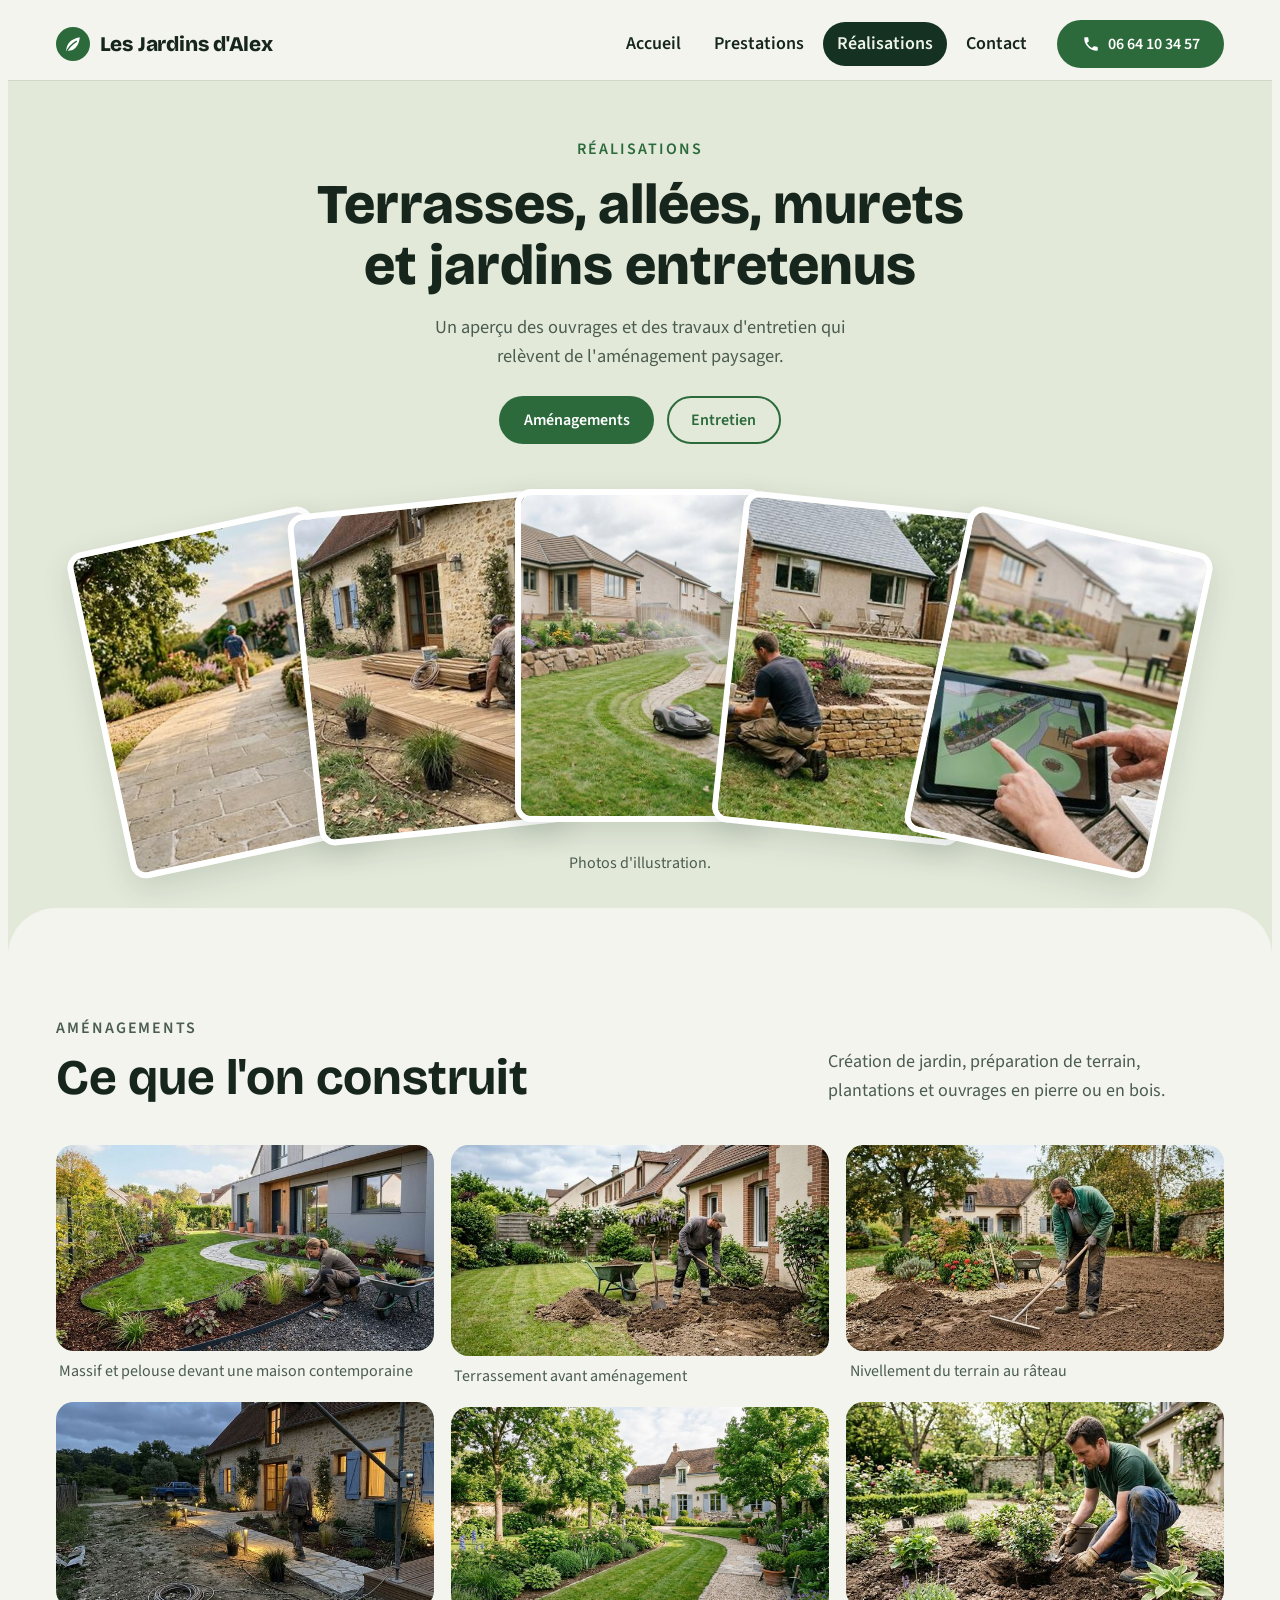
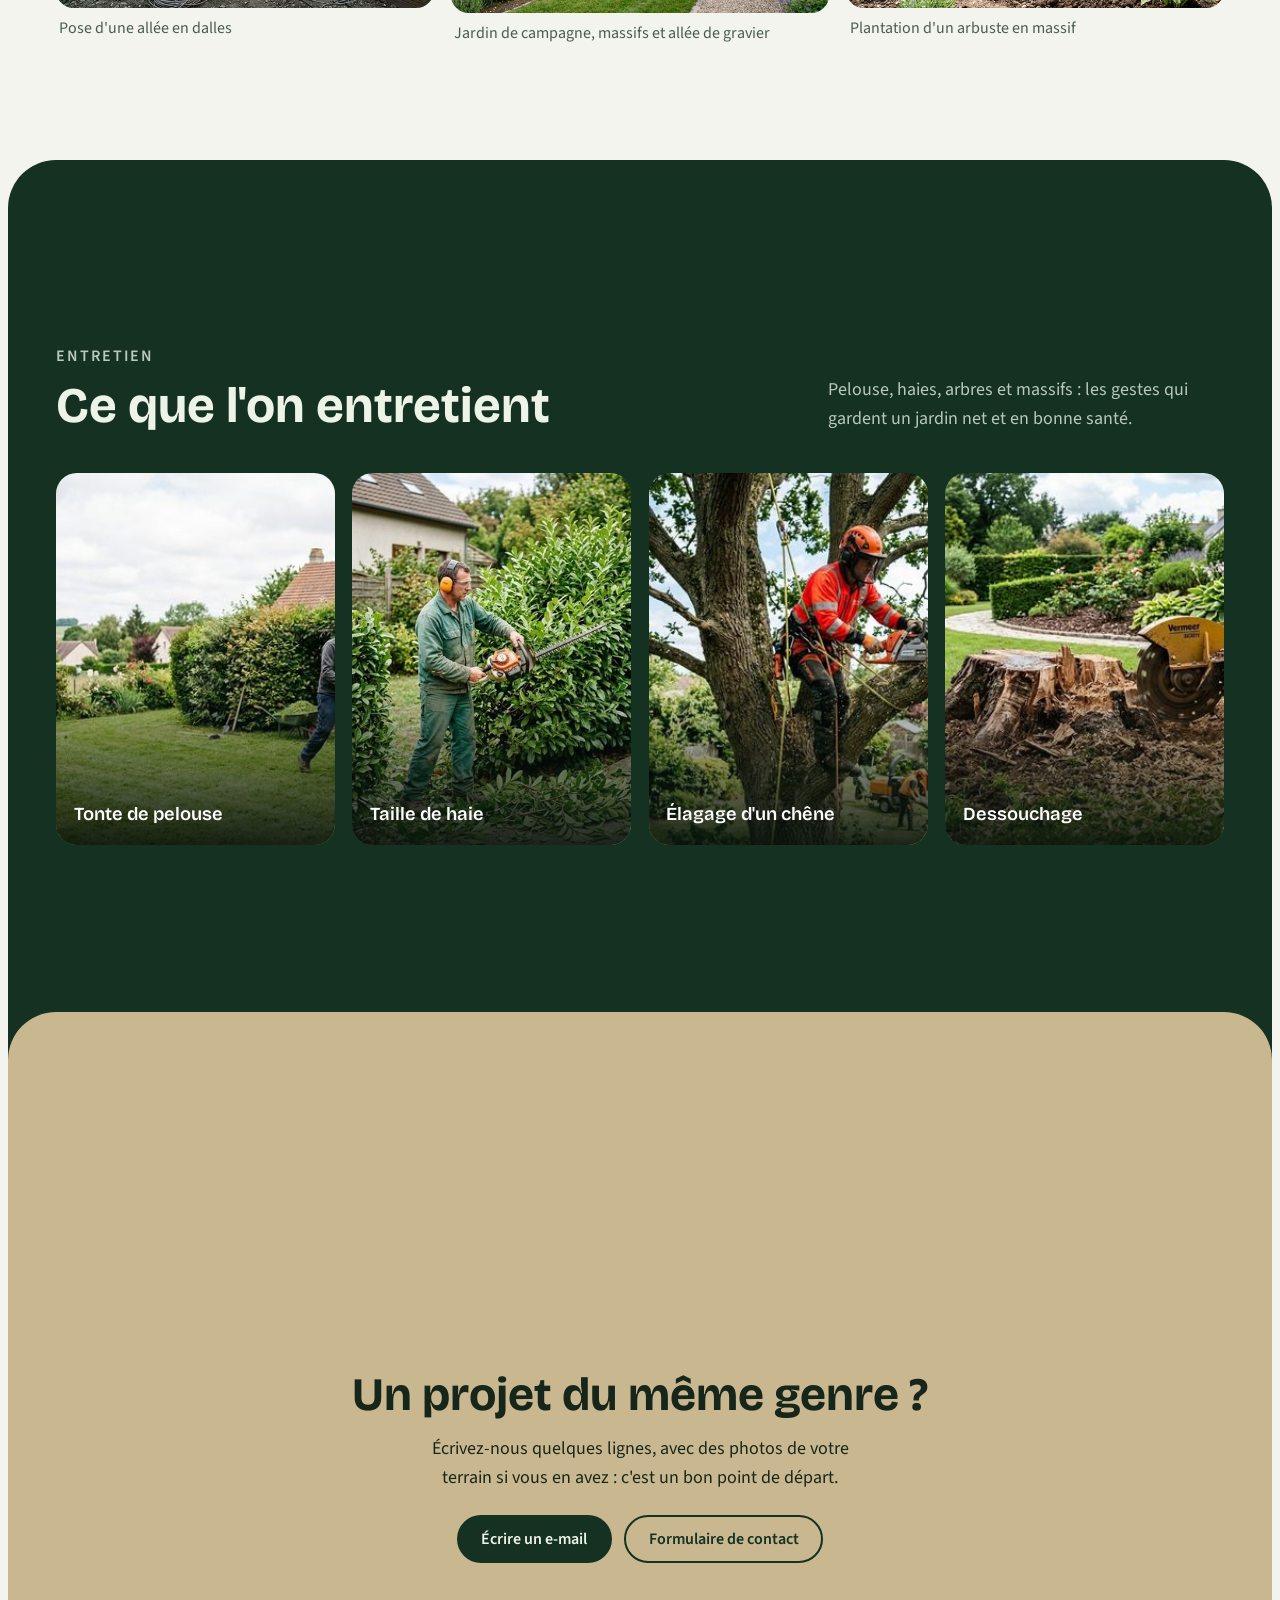
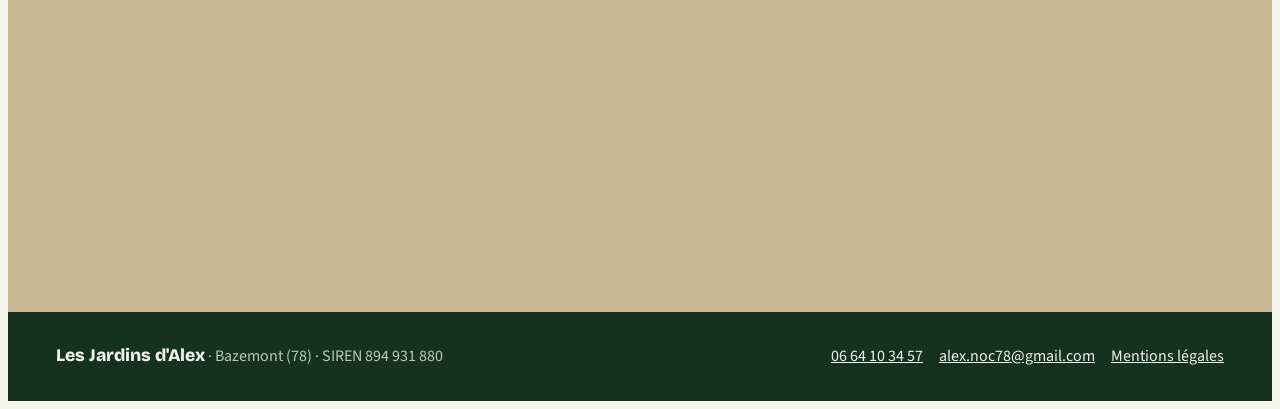
<file: realisations.html>
<!doctype html>
<html lang="fr">
<head>
<meta charset="utf-8">
<meta name="viewport" content="width=device-width, initial-scale=1">
<title>Réalisations | Les Jardins d'Alex, aménagement paysager à Bazemont (78)</title>
<meta name="description" content="Exemples d'aménagements paysagers et de travaux d'entretien : terrasses, allées, murets, massifs, élagage. Les Jardins d'Alex, Bazemont (78).">
<link rel="icon" href="data:image/svg+xml,%3Csvg xmlns='http://www.w3.org/2000/svg' viewBox='0 0 40 40'%3E%3Ccircle cx='20' cy='20' r='20' fill='%232c6a3c'/%3E%3Cpath d='M12 29c0-9 5-15 16-17-1 10-6 16-14 16' fill='%23fff'/%3E%3C/svg%3E">
<link rel="preconnect" href="https://fonts.googleapis.com">
<link rel="preconnect" href="https://fonts.gstatic.com" crossorigin>
<link rel="stylesheet" href="https://fonts.googleapis.com/css2?family=Bricolage+Grotesque:opsz,wght@12..96,600;12..96,800&family=Source+Sans+3:wght@400;600&display=swap">
<link rel="stylesheet" href="style.css">
</head>
<body>
<a class="skip" href="#contenu">Aller au contenu</a>
<header class="site-header">
  <div class="wrap">
    <a class="logo" href="https://webaunet.github.io/les-jardins-d-alex/" aria-label="Les Jardins d'Alex, accueil">
      <svg viewBox="0 0 40 40" aria-hidden="true"><circle cx="20" cy="20" r="20" fill="var(--accent)"/><path d="M12 29c0-9 5-15 16-17-1 10-6 16-14 16" fill="var(--accent-fg)"/><path d="M12 30c3-6 7-10 12-13" stroke="var(--accent)" stroke-width="1.6" fill="none" stroke-linecap="round"/></svg>
      <span>Les Jardins d'Alex</span>
    </a>
    <nav class="nav" id="menu" aria-label="Navigation principale"><ul><li><a href="index.html">Accueil</a></li><li><a href="prestations.html">Prestations</a></li><li><a href="realisations.html" aria-current="page">Réalisations</a></li><li><a href="contact.html">Contact</a></li></ul></nav>
    <a class="btn btn-primary head-cta" href="tel:+33664103457" aria-label="Appeler le 06 64 10 34 57"><svg width="18" height="18" viewBox="0 0 24 24" fill="currentColor" aria-hidden="true"><path d="M6.6 10.8a15 15 0 0 0 6.6 6.6l2.2-2.2c.3-.3.7-.4 1-.2 1.1.4 2.3.6 3.6.6.6 0 1 .4 1 1V20c0 .6-.4 1-1 1A17 17 0 0 1 3 4c0-.6.4-1 1-1h3.5c.6 0 1 .4 1 1 0 1.3.2 2.5.6 3.6.1.3 0 .7-.2 1z"/></svg><span class="label">06 64 10 34 57</span></a>
    <button class="burger" id="burger" type="button" aria-expanded="false" aria-controls="menu" aria-label="Ouvrir le menu"><span></span></button>
  </div>
</header>
<main id="contenu">

<section class="fanhead" aria-labelledby="h1">
  <div class="wrap">
    <p class="eyebrow">Réalisations</p>
    <h1 id="h1">Terrasses, allées, murets et jardins entretenus</h1>
    <p class="lead">Un aperçu des ouvrages et des travaux d'entretien qui relèvent de l'aménagement paysager.</p>
    <div class="actions"><a class="btn btn-primary" href="#amenagements">Aménagements</a><a class="btn btn-line" href="#entretien-photos">Entretien</a></div>
    <ul class="fan" aria-label="Aperçu en éventail">
      <li style="--r:-12deg;--y:34px"><img src="images/allee-pavee-muret-pierre.jpg" width="640" height="349" style="object-position:25% 50%" alt="Allée dallée de pierre claire longeant un muret fleuri, menant à une maison de campagne"></li>
      <li style="--r:-6deg;--y:12px"><img src="images/terrasse-bois-chantier.jpg" width="640" height="349" style="object-position:70% 50%" alt="Ouvrier posant les lames d'une terrasse en bois devant une maison en pierre aux volets bleus"></li>
      <li style="--r:0deg;--y:0px"><img src="images/jardin-robot-tonte-terrasse.jpg" width="1200" height="655" style="object-position:60% 50%" alt="Jardin avec pelouse tondue par un robot, allée en pavés, muret de pierre et terrasse en bois"></li>
      <li style="--r:6deg;--y:12px"><img src="images/maconnerie-paysagere-escalier.jpg" width="640" height="349" style="object-position:45% 50%" alt="Maçon montant un escalier et un muret en pierre dans un jardin en pente"></li>
      <li style="--r:12deg;--y:34px"><img src="images/conception-jardin-tablette.jpg" width="640" height="349" style="object-position:75% 50%" alt="Deux personnes examinent sur une tablette le plan 3D d'un jardin, devant une pelouse et un muret de pierre"></li>
    </ul>
    <p class="fan-note">Photos d'illustration.</p>
  </div>
</section>

<section class="gallery" id="amenagements" aria-labelledby="h-amen">
  <div class="wrap">
    <div class="sec-head">
      <div><p class="eyebrow">Aménagements</p><h2 id="h-amen">Ce que l'on construit</h2></div>
      <p>Création de jardin, préparation de terrain, plantations et ouvrages en pierre ou en bois.</p>
    </div>
    <ul class="masonry">
      <li><figure><img src="images/creation-jardin-contemporain.jpg" width="640" height="349" loading="lazy" alt="Jeune paysagiste plantant un massif dans un jardin contemporain, devant une maison à façade grise"><figcaption>Massif et pelouse devant une maison contemporaine</figcaption></figure></li>
      <li><figure><img src="images/chantier-allee-dallee-eclairee.jpg" width="640" height="349" loading="lazy" alt="Allée en dalles de pierre en cours de pose devant une maison en pierre éclairée en soirée"><figcaption>Pose d'une allée en dalles</figcaption></figure></li>
      <li><figure><img src="images/terrassement-jardin.jpg" width="640" height="357" loading="lazy" alt="Ouvrier creusant la terre à la pelle près d'une brouette, au pied d'une maison en brique"><figcaption>Terrassement avant aménagement</figcaption></figure></li>
      <li><figure><img src="images/hero-jardin-allee.jpg" width="1200" height="655" loading="lazy" alt="Jardin de campagne avec pelouse, massifs fleuris et allée de gravier menant à une maison en pierre"><figcaption>Jardin de campagne, massifs et allée de gravier</figcaption></figure></li>
      <li><figure><img src="images/nivellement-terrain.jpg" width="640" height="349" loading="lazy" alt="Jardinier en pull vert nivelant la terre au râteau devant un massif et un arbre"><figcaption>Nivellement du terrain au râteau</figcaption></figure></li>
      <li><figure><img src="images/plantation-massif.jpg" width="640" height="349" loading="lazy" alt="Jardinier agenouillé mettant en terre un arbuste dans un massif, avec hostas et lavande autour"><figcaption>Plantation d'un arbuste en massif</figcaption></figure></li>
    </ul>
  </div>
</section>

<section class="tallsec" id="entretien-photos" aria-labelledby="h-ent">
  <div class="wrap">
    <div class="sec-head">
      <div><p class="eyebrow">Entretien</p><h2 id="h-ent">Ce que l'on entretient</h2></div>
      <p>Pelouse, haies, arbres et massifs : les gestes qui gardent un jardin net et en bonne santé.</p>
    </div>
    <ul class="talls">
      <li><figure class="tall"><img src="images/tonte-pelouse.jpg" width="640" height="357" loading="lazy" style="object-position:30% 50%" alt="Jardinier tondant une pelouse devant une maison aux volets bleus et aux rosiers"><figcaption>Tonte de pelouse</figcaption></figure></li>
      <li><figure class="tall"><img src="images/taille-haie-laurier.jpg" width="640" height="478" loading="lazy" style="object-position:35% 50%" alt="Jardinier équipé d'un casque anti-bruit taillant une haie avec un taille-haie thermique"><figcaption>Taille de haie</figcaption></figure></li>
      <li><figure class="tall"><img src="images/elagage-chene.jpg" width="640" height="349" loading="lazy" style="object-position:35% 50%" alt="Élagueur casqué suspendu à une corde dans un chêne, tronçonneuse en main"><figcaption>Élagage d'un chêne</figcaption></figure></li>
      <li><figure class="tall"><img src="images/dessouchage.jpg" width="640" height="349" loading="lazy" style="object-position:65% 50%" alt="Dessoucheuse jaune broyant une souche d'arbre au milieu d'une pelouse"><figcaption>Dessouchage</figcaption></figure></li>
    </ul>
  </div>
</section>

<section class="bandstone" aria-labelledby="h-bs">
  <div class="wrap">
    <h2 id="h-bs">Un projet du même genre ?</h2>
    <p>Écrivez-nous quelques lignes, avec des photos de votre terrain si vous en avez : c'est un bon point de départ.</p>
    <div class="actions"><a class="btn btn-dark" href="mailto:alex.noc78@gmail.com?subject=Mon%20projet%20de%20jardin">Écrire un e-mail</a><a class="btn btn-line" style="border-color:#143122;color:#143122" href="contact.html">Formulaire de contact</a></div>
  </div>
</section>

</main>
<footer class="footer">
  <div class="wrap">
    <div><span class="name">Les Jardins d'Alex</span> <small>· Bazemont (78) · SIREN 894 931 880</small></div>
    <nav aria-label="Pied de page">
      <a href="tel:+33664103457">06 64 10 34 57</a>
      <a href="mailto:alex.noc78@gmail.com">alex.noc78@gmail.com</a>
      <a href="mentions-legales.html">Mentions légales</a>
    </nav>
  </div>
</footer>
<div class="toast" id="toast" role="status" aria-live="polite"></div>
<script src="site.js" defer></script>
</body>
</html>
</file>
<file: style.css>
/* Concept : bandeaux alternés (photo plein cadre, pierre claire, vert profond à bord courbe, vert vif) autour de cartes photo larges. Palette tirée des murets de pierre, pelouses et feuillages des photos. */
:root{
  --font-display:"Bricolage Grotesque","Segoe UI",system-ui,sans-serif;
  --font-body:"Source Sans 3","Segoe UI",system-ui,sans-serif;
  --bg:#f2f4ed;            /* pierre verdie */
  --bg-tint:#e3e9d9;       /* sauge claire */
  --surface:#ffffff;
  --fg:#17261c;
  --muted:#4b5c50;
  --accent:#2c6a3c;        /* vert pelouse */
  --accent-fg:#ffffff;
  --deep:#143122;          /* vert feuillage profond */
  --deep-fg:#eef3e7;
  --deep-muted:#b9c9bb;
  --stone:#c9b78f;         /* pierre dorée des murets */
  --line:#cfd8c6;
  --header-bg:#f2f4ed;
  --on-img:#ffffff;
  --shadow:0 10px 30px rgba(20,49,34,.14);
}
@media (prefers-color-scheme:dark){:root:not([data-theme="light"]){
  --bg:#0f1b14;--bg-tint:#16271c;--surface:#1b2e22;--fg:#e9f0e4;--muted:#a9bbad;--accent:#7fc58f;--accent-fg:#0d1c12;
  --deep:#0a140e;--deep-fg:#eef3e7;--deep-muted:#a9bbad;--stone:#c9b78f;--line:#2b4232;--header-bg:#0f1b14;--shadow:0 10px 30px rgba(0,0,0,.45);color-scheme:dark}}
:root[data-theme="dark"]{
  --bg:#0f1b14;--bg-tint:#16271c;--surface:#1b2e22;--fg:#e9f0e4;--muted:#a9bbad;--accent:#7fc58f;--accent-fg:#0d1c12;
  --deep:#0a140e;--deep-fg:#eef3e7;--deep-muted:#a9bbad;--stone:#c9b78f;--line:#2b4232;--header-bg:#0f1b14;--shadow:0 10px 30px rgba(0,0,0,.45);color-scheme:dark}

*,*::before,*::after{box-sizing:border-box}
html{scroll-behavior:smooth}
body{background:var(--bg);color:var(--fg);font-family:var(--font-body);font-size:18px;line-height:1.6;overflow-x:hidden}
body::before{content:"";position:fixed;inset:0 0 auto;height:env(safe-area-inset-top,0px);z-index:60;background:var(--header-bg)}
img{display:block;max-width:100%;height:auto}
h1,h2,h3{font-family:var(--font-display);line-height:1.1;margin:0;text-wrap:balance}
p{margin:0}
a{color:inherit}
:focus-visible{outline:3px solid var(--accent);outline-offset:3px;border-radius:4px}
.wrap{width:100%;max-width:1200px;margin-inline:auto;padding-left:max(16px,env(safe-area-inset-left,0px));padding-right:max(16px,env(safe-area-inset-right,0px))}
.eyebrow{font-size:1rem;font-weight:600;letter-spacing:.12em;text-transform:uppercase;color:var(--accent)}

/* Boutons */
.btn{display:inline-flex;align-items:center;justify-content:center;gap:.5rem;min-height:48px;padding:.65rem 1.4rem;border-radius:999px;border:2px solid transparent;font:600 1rem var(--font-body);text-decoration:none;cursor:pointer;transition:transform .15s,background .15s,color .15s,border-color .15s}
.btn:hover{transform:translateY(-2px)}
.btn-primary{background:var(--accent);color:var(--accent-fg)}
.btn-primary:hover{filter:brightness(1.1)}
.btn-ghost{background:transparent;border-color:currentColor}
.btn-ghost:hover{background:rgba(255,255,255,.14)}
.btn-line{border-color:var(--accent);color:var(--accent);background:transparent}
.btn-line:hover{background:var(--accent);color:var(--accent-fg)}

/* En-tête */
.site-header{position:sticky;top:env(safe-area-inset-top,0px);z-index:50;background:var(--header-bg);border-bottom:1px solid var(--line)}
.site-header .wrap{display:flex;align-items:center;gap:1rem;min-height:72px}
.logo{display:flex;align-items:center;gap:.6rem;text-decoration:none;font:800 1.3rem var(--font-display);letter-spacing:-.01em;color:var(--fg);white-space:nowrap;min-height:44px;min-width:0}
.logo svg{width:34px;height:34px;flex:none}
.nav{margin-left:auto}
.nav ul{display:flex;gap:.25rem;list-style:none;margin:0;padding:0}
.nav a{display:flex;align-items:center;min-height:44px;padding:0 .9rem;border-radius:999px;text-decoration:none;font-weight:600;color:var(--fg)}
.nav a:hover{background:var(--bg-tint)}
.nav a[aria-current="page"]{background:var(--deep);color:var(--deep-fg)}
.head-cta{white-space:nowrap}
.burger{display:none;flex:none;width:48px;height:48px;border:1px solid var(--line);border-radius:12px;background:transparent;color:var(--fg);cursor:pointer;align-items:center;justify-content:center}
.burger span,.burger span::before,.burger span::after{display:block;width:22px;height:2px;background:currentColor;border-radius:2px;position:relative;transition:transform .2s,background .2s}
.burger span::before,.burger span::after{content:"";position:absolute;left:0}
.burger span::before{top:-7px}.burger span::after{top:7px}
.burger[aria-expanded="true"] span{background:transparent}
.burger[aria-expanded="true"] span::before{transform:translateY(7px) rotate(45deg)}
.burger[aria-expanded="true"] span::after{transform:translateY(-7px) rotate(-45deg)}
@media (max-width:980px){
  .burger{display:inline-flex;margin-left:.25rem}
  .head-cta{margin-left:auto}
  .nav{position:absolute;left:0;right:0;top:100%;margin:0;background:var(--header-bg);border-bottom:1px solid var(--line);padding:.5rem max(16px,env(safe-area-inset-right,0px)) 1rem max(16px,env(safe-area-inset-left,0px));display:none;box-shadow:var(--shadow)}
  .nav.open{display:block}
  .nav ul{flex-direction:column}
  .nav a{min-height:48px;font-size:1.05rem}
}
@media (max-width:520px){.site-header .wrap{gap:.5rem}.logo{font-size:1.1rem;gap:.45rem}.logo svg{width:30px;height:30px}.head-cta .label{display:none}.head-cta{padding:0;width:48px;flex:none}}

/* Hero */
.hero{position:relative;min-height:calc(100svh - 72px);display:flex;align-items:flex-end;color:var(--on-img);isolation:isolate}
.hero>img{position:absolute;inset:0;width:100%;height:100%;object-fit:cover;object-position:60% 55%;z-index:-2}
.hero::before{content:"";position:absolute;inset:0;z-index:-1;background:linear-gradient(180deg,rgba(10,22,14,.25) 0%,rgba(10,22,14,.2) 35%,rgba(10,22,14,.82) 100%)}
.hero .wrap{padding-block:4rem 5.5rem}
.hero .eyebrow{color:#d6ecd3}
.hero h1{font-size:clamp(2.3rem,6vw,4.6rem);font-weight:800;max-width:15ch;margin:.7rem 0 1.1rem}
.hero p.lead{max-width:44ch;font-size:1.2rem;color:#f0f5ec}
.hero .actions{display:flex;flex-wrap:wrap;gap:.8rem;margin-top:1.8rem}

/* À propos */
.about{background:var(--bg-tint);padding-block:5rem;min-height:100svh;display:flex;align-items:center;margin-top:-2.5rem;border-radius:2.5rem 2.5rem 0 0;position:relative}
.about .grid{display:grid;grid-template-columns:1.1fr 1fr;gap:3rem;align-items:center}
.about .photo{border-radius:1.5rem;overflow:hidden;box-shadow:var(--shadow)}
.about .photo img{width:100%;aspect-ratio:4/3;object-fit:cover;object-position:70% 50%}
.card-about{background:var(--surface);border-radius:1.5rem;padding:2.4rem;box-shadow:var(--shadow);margin-left:-5rem;position:relative}
.card-about h2{font-size:clamp(1.8rem,3.4vw,2.6rem);margin:.6rem 0 1rem}
.card-about p+p{margin-top:.9rem}
.facts{display:flex;flex-wrap:wrap;gap:.6rem;margin:1.5rem 0 0;padding:0;list-style:none}
.facts li{border:1px solid var(--line);border-radius:999px;padding:.35rem .9rem;font-size:1rem;color:var(--muted)}
.facts b{color:var(--fg)}
@media (max-width:860px){
  .about{min-height:0;padding-block:3.5rem}
  .about .grid{grid-template-columns:1fr;gap:0}
  .card-about{margin:-3rem 12px 0;padding:1.6rem}
}

/* Aménager */
.build{background:var(--bg);padding-block:5rem 7rem;min-height:100svh;display:flex;align-items:center}
.sec-head{display:flex;flex-wrap:wrap;justify-content:space-between;align-items:end;gap:1.5rem;margin-bottom:2.5rem}
.sec-head h2{font-size:clamp(2rem,4vw,3.1rem);margin-top:.6rem}
.sec-head p{max-width:44ch;color:var(--muted)}
.cards4{display:grid;grid-template-columns:repeat(4,1fr);gap:1.2rem;margin:0;padding:0;list-style:none}
.pcard{display:flex;flex-direction:column;background:var(--surface);border-radius:1.2rem;overflow:hidden;box-shadow:var(--shadow);border:1px solid var(--line);height:100%}
.pcard img{width:100%;aspect-ratio:4/3;object-fit:cover}
.pcard div{padding:1.1rem 1.2rem 1.4rem}
.pcard h3{font-size:1.25rem;margin-bottom:.4rem}
.pcard p{font-size:1rem;color:var(--muted)}
.pcard:nth-child(even){margin-top:1.6rem}
@media (max-width:860px){.cards4{grid-template-columns:repeat(2,1fr)}.pcard:nth-child(even){margin-top:0}.build{min-height:0}}
@media (max-width:560px){.cards4{gap:.7rem}.pcard div{padding:.8rem .8rem 1rem}.pcard h3{font-size:1.1rem}}

/* Entretenir */
.care{background:var(--deep);color:var(--deep-fg);border-radius:3rem 3rem 0 0;margin-top:-3rem;position:relative;padding-block:5rem;min-height:100svh;display:flex;align-items:center}
.care .eyebrow{color:var(--stone)}
.care .sec-head p{color:var(--deep-muted)}
.care-grid{display:grid;grid-template-columns:repeat(6,1fr);gap:1.1rem;margin:0;padding:0;list-style:none}
.care-grid li{grid-column:span 2}
.care-grid li:nth-child(-n+2){grid-column:span 3}
.ccard{position:relative;display:block;border-radius:1.2rem;overflow:hidden;min-height:260px;height:100%;color:var(--on-img);isolation:isolate}
.ccard img{position:absolute;inset:0;width:100%;height:100%;object-fit:cover;z-index:-2;transition:transform .5s}
.ccard:hover img{transform:scale(1.04)}
.ccard::before{content:"";position:absolute;inset:0;z-index:-1;background:linear-gradient(180deg,rgba(8,18,12,0) 30%,rgba(8,18,12,.88) 100%)}
.ccard div{position:absolute;left:0;right:0;bottom:0;padding:1.1rem 1.2rem}
.ccard h3{font-size:1.25rem}
.ccard p{font-size:1rem;color:#e6efe2;margin-top:.2rem}
@media (max-width:900px){.care{min-height:0}.care-grid{grid-template-columns:repeat(2,1fr)}.care-grid li,.care-grid li:nth-child(-n+2){grid-column:span 1}.care-grid li:last-child{grid-column:span 2}}
@media (max-width:560px){.care-grid{gap:.7rem}.ccard{min-height:210px}.ccard div{padding:.8rem}.ccard h3{font-size:1.1rem}}

/* Contact */
.contact{position:relative;isolation:isolate;color:var(--on-img);margin-top:-3rem;border-radius:3rem 3rem 0 0;overflow:hidden;min-height:80svh;display:flex;align-items:center;padding-block:5rem 4rem}
.contact>img{position:absolute;inset:0;width:100%;height:100%;object-fit:cover;object-position:50% 60%;z-index:-2}
.contact::before{content:"";position:absolute;inset:0;z-index:-1;background:linear-gradient(90deg,rgba(14,40,25,.92) 0%,rgba(14,40,25,.78) 55%,rgba(14,40,25,.35) 100%)}
.contact h2{font-size:clamp(2rem,4.6vw,3.6rem);max-width:16ch;margin:.7rem 0 1rem}
.contact .eyebrow{color:#d6ecd3}
.contact p.lead{max-width:46ch;font-size:1.15rem}
.contact .actions{display:flex;flex-wrap:wrap;gap:.8rem;margin-top:1.6rem}
.coords{display:grid;gap:.6rem;margin-top:1.8rem;max-width:520px}
.coord{display:flex;align-items:center;justify-content:space-between;gap:.8rem;border:1px solid rgba(255,255,255,.35);border-radius:14px;padding:.55rem .6rem .55rem 1rem;background:rgba(10,24,16,.45)}
.coord span{min-width:0;overflow-wrap:anywhere;user-select:all}
.copy{min-height:44px;min-width:44px;padding:0 .9rem;border:0;border-radius:10px;background:rgba(255,255,255,.18);color:var(--on-img);font:600 1rem var(--font-body);cursor:pointer}
.copy:hover{background:rgba(255,255,255,.32)}

/* ===== Pages intérieures ===== */
[id]{scroll-margin-top:88px}
.skip{position:absolute;left:-999px;top:0;z-index:100;background:var(--deep);color:var(--deep-fg);padding:.7rem 1rem;border-radius:0 0 10px 0}
.skip:focus{left:0}
:root{--sp-bg:#d9ecc9;--su-bg:#f6e3a8;--au-bg:#f0cfa6;--wi-bg:#d3e0ec;--s-fg:#14261a;--pill-bg:rgba(255,255,255,.65);--danger:#b3261e}
@media (prefers-color-scheme:dark){:root:not([data-theme="light"]){--sp-bg:#243d27;--su-bg:#463d1c;--au-bg:#4a3321;--wi-bg:#1f3142;--s-fg:#eef3e7;--pill-bg:rgba(0,0,0,.35);--danger:#ff9d92}}
:root[data-theme="dark"]{--sp-bg:#243d27;--su-bg:#463d1c;--au-bg:#4a3321;--wi-bg:#1f3142;--s-fg:#eef3e7;--pill-bg:rgba(0,0,0,.35);--danger:#ff9d92}
.btn-light{background:var(--accent-fg);color:var(--accent)}
.btn-dark{background:#143122;color:#eef3e7}

/* En-tête de page sombre (Prestations, Contact) */
.phead{background:var(--deep);color:var(--deep-fg);padding-block:3.5rem 6.5rem;min-height:70svh;display:flex;align-items:center}
.phead--short{min-height:0;padding-block:4rem 7rem}
.phead .grid{display:grid;grid-template-columns:1fr 1.1fr;gap:3rem;align-items:center}
.phead h1{font-size:clamp(2.2rem,5vw,3.8rem);font-weight:800;margin:.7rem 0 1rem;max-width:15ch}
.phead .eyebrow{color:var(--stone)}
.phead p.lead{color:var(--deep-muted);max-width:46ch;font-size:1.15rem}
.phead .actions{display:flex;flex-wrap:wrap;gap:.8rem;margin-top:1.6rem}
.mosaic{display:grid;grid-template-columns:1.25fr 1fr;grid-template-rows:1fr 1fr;gap:.8rem;aspect-ratio:5/4}
.mosaic img{width:100%;height:100%;object-fit:cover;border-radius:1.2rem;min-height:0}
.mosaic img:first-child{grid-row:span 2;object-position:60% 50%}
.chips{display:flex;flex-wrap:wrap;gap:.6rem;margin:1.6rem 0 0;padding:0;list-style:none}
.chips li{border:1px solid rgba(255,255,255,.28);border-radius:999px;padding:0 1rem;min-height:44px;display:flex;align-items:center;color:var(--deep-fg)}
.chips a{display:flex;align-items:center;min-height:44px}

/* En-tête Réalisations : photos en éventail */
.fanhead{background:var(--bg-tint);padding-block:3.5rem 5rem;text-align:center;min-height:70svh;display:flex;align-items:center;overflow:hidden}
.fanhead h1{font-size:clamp(2.1rem,4.6vw,3.5rem);font-weight:800;max-width:20ch;margin:.7rem auto 1rem}
.fanhead p.lead{max-width:50ch;margin-inline:auto;color:var(--muted);font-size:1.15rem}
.fanhead .actions{display:flex;flex-wrap:wrap;gap:.8rem;justify-content:center;margin-top:1.5rem}
.fan{display:flex;justify-content:center;align-items:flex-end;padding:2.8rem 0 1.4rem;margin:0;list-style:none}
.fan li{margin-inline:-1.7rem;transform:rotate(var(--r)) translateY(var(--y));transform-origin:50% 100%}
.fan img{width:min(24vw,250px);aspect-ratio:3/4;object-fit:cover;border-radius:1rem;border:6px solid var(--surface);box-shadow:var(--shadow)}
.fan-note{font-size:1rem;color:var(--muted);margin-top:.4rem}
@media (max-width:640px){.fan li{margin-inline:-1.1rem}.fan img{width:27vw;border-width:4px}}

/* Prestations : rangées, panneaux, saisons */
.terrain{background:var(--bg);padding-block:5rem 7rem;min-height:100svh;display:flex;align-items:center;margin-top:-3rem;border-radius:3rem 3rem 0 0;position:relative}
.hrows{display:grid;gap:1.1rem;margin:0;padding:0;list-style:none}
.hrow{display:grid;grid-template-columns:minmax(0,320px) 1fr;align-items:center;gap:1.6rem;background:var(--surface);border:1px solid var(--line);border-radius:1.2rem;overflow:hidden;box-shadow:var(--shadow)}
.hrow img{width:100%;height:100%;min-height:150px;object-fit:cover}
.hrow div{padding:1.1rem 1.6rem 1.1rem 0}
.hrow h3{font-size:1.45rem;margin-bottom:.4rem}
.hrow p{color:var(--muted);max-width:52ch}
@media (max-width:640px){.hrow{grid-template-columns:120px 1fr;gap:0}.hrow img{height:100%;min-height:130px}.hrow div{padding:.8rem 1rem}.hrow h3{font-size:1.2rem}}
.stonewood{background:var(--bg-tint);padding-block:5rem 7rem;min-height:100svh;display:flex;align-items:center}
.panels{display:grid;grid-template-columns:repeat(3,1fr);gap:1.2rem;margin:0;padding:0;list-style:none}
.panel{position:relative;isolation:isolate;display:flex;align-items:flex-end;min-height:440px;height:100%;border-radius:1.4rem;overflow:hidden;color:var(--on-img)}
.panel img{position:absolute;inset:0;width:100%;height:100%;object-fit:cover;z-index:-2}
.panel::before{content:"";position:absolute;inset:0;z-index:-1;background:linear-gradient(180deg,rgba(8,18,12,0) 25%,rgba(8,18,12,.9) 100%)}
.panel div{padding:1.4rem}
.panel h3{font-size:1.5rem;margin-bottom:.4rem}
.panel p{color:#e6efe2}
@media (max-width:900px){.panels{grid-template-columns:1fr}.panel{min-height:210px}.stonewood,.terrain{min-height:0}}
.seasons-sec{background:var(--bg);padding-block:5rem 7rem;min-height:100svh;display:flex;align-items:center}
.seasons{display:grid;grid-template-columns:repeat(4,1fr);gap:1.1rem;margin:0;padding:0;list-style:none}
.season{background:var(--s-bg);color:var(--s-fg);border-radius:1.4rem;padding:1.5rem;height:100%}
.season svg{width:48px;height:48px;display:block;margin-bottom:1rem}
.season .pill{display:inline-block;font-size:1rem;font-weight:600;letter-spacing:.06em;text-transform:uppercase;background:var(--pill-bg);padding:.25rem .8rem;border-radius:999px}
.season h3{font-size:1.5rem;margin:.9rem 0 .6rem}
.season ul{margin:0;padding-left:1.1rem}
.season li+li{margin-top:.3rem}
.season--sp{--s-bg:var(--sp-bg)}.season--su{--s-bg:var(--su-bg)}.season--au{--s-bg:var(--au-bg)}.season--wi{--s-bg:var(--wi-bg)}
.season--sp .pill{}
@media (max-width:1000px){.seasons{grid-template-columns:repeat(2,1fr)}.seasons-sec,.build{min-height:0}}
@media (max-width:560px){.seasons{gap:.7rem}.season{padding:1rem}.season h3{font-size:1.25rem}.season svg{width:36px;height:36px;margin-bottom:.6rem}}
.careplan{background:var(--deep);color:var(--deep-fg);border-radius:3rem 3rem 0 0;margin-top:-3rem;position:relative;padding-block:5rem 7rem;min-height:100svh;display:flex;align-items:center}
.careplan .grid{display:grid;grid-template-columns:1fr 1fr;gap:3rem;align-items:center}
.careplan img{width:100%;aspect-ratio:4/5;object-fit:cover;object-position:35% 50%;border-radius:1.6rem}
.careplan h2{font-size:clamp(2rem,4vw,3rem);margin:.6rem 0 1.2rem}
.careplan .eyebrow{color:var(--stone)}
.ticks{list-style:none;margin:0;padding:0;display:grid;grid-template-columns:1fr 1fr;gap:.7rem 1.4rem}
.ticks li{display:flex;gap:.7rem;align-items:flex-start}
.ticks svg{flex:none;width:24px;height:24px;margin-top:.2rem;color:var(--stone)}
@media (max-width:860px){.careplan{min-height:0}.careplan .grid{grid-template-columns:1fr}.careplan img{aspect-ratio:16/10}.ticks{grid-template-columns:1fr}}

/* Bandeaux de contact propres à chaque page */
.band{background:var(--accent);color:var(--accent-fg);border-radius:3rem 3rem 0 0;margin-top:-3rem;position:relative;padding-block:4.5rem 4rem}
.band .grid{display:grid;grid-template-columns:1.2fr 1fr;gap:2.5rem;align-items:center}
.band h2{font-size:clamp(1.9rem,3.8vw,2.9rem);margin-bottom:.9rem}
.band p{max-width:46ch}
.band img{width:100%;aspect-ratio:4/3;object-fit:cover;border-radius:1.4rem}
.band .actions,.bandstone .actions{display:flex;flex-wrap:wrap;gap:.8rem;margin-top:1.4rem}
.band .btn-ghost{color:var(--accent-fg)}
.bandstone{background:var(--stone);color:#16261b;border-radius:3rem 3rem 0 0;margin-top:-3rem;position:relative;padding-block:4.5rem 4rem;text-align:center}
.bandstone h2{font-size:clamp(1.9rem,3.8vw,2.9rem);max-width:20ch;margin:0 auto .9rem}
.bandstone p{max-width:48ch;margin-inline:auto}
.bandstone .actions{justify-content:center}
@media (max-width:760px){.band .grid{grid-template-columns:1fr}.band img{order:-1;aspect-ratio:16/9}}

/* Réalisations : galerie */
.gallery{background:var(--bg);padding-block:4.5rem 7rem;margin-top:-3rem;border-radius:3rem 3rem 0 0;position:relative}
.masonry{columns:3;column-gap:1.1rem;margin:0;padding:0;list-style:none}
.masonry li{break-inside:avoid;margin-bottom:1.1rem}
.masonry figure{margin:0}
.masonry img{width:100%;height:auto;border-radius:1.1rem}
.masonry figcaption{padding:.5rem .2rem 0;color:var(--muted);font-size:1rem}
@media (max-width:900px){.masonry{columns:2}}
@media (max-width:560px){.masonry{column-gap:.7rem}.masonry li{margin-bottom:.7rem}}
.tallsec{background:var(--deep);color:var(--deep-fg);border-radius:3rem 3rem 0 0;margin-top:-3rem;position:relative;padding-block:5rem 7rem}
.tallsec .eyebrow{color:var(--stone)}
.tallsec .sec-head p{color:var(--deep-muted)}
.talls{display:grid;grid-template-columns:repeat(4,1fr);gap:1.1rem;margin:0;padding:0;list-style:none}
.tall{margin:0;position:relative;isolation:isolate;display:flex;align-items:flex-end;aspect-ratio:3/4;border-radius:1.3rem;overflow:hidden;color:var(--on-img)}
.tall img{position:absolute;inset:0;width:100%;height:100%;object-fit:cover;z-index:-2}
.tall::before{content:"";position:absolute;inset:0;z-index:-1;background:linear-gradient(180deg,rgba(8,18,12,0) 55%,rgba(8,18,12,.9) 100%)}
.tall figcaption{padding:1rem 1.1rem;font-family:var(--font-display);font-weight:600;font-size:1.15rem}
@media (max-width:700px){.talls{grid-template-columns:repeat(2,1fr)}}
@media (max-width:480px){.talls{gap:.7rem}.tall figcaption{padding:.7rem;font-size:1rem}}

/* Contact : formulaire */
.formsec{background:var(--bg-tint);padding-block:4.5rem 7rem;margin-top:-3rem;border-radius:3rem 3rem 0 0;position:relative;min-height:100svh}
.formgrid{display:grid;grid-template-columns:minmax(0,.8fr) minmax(0,1.2fr);gap:2rem;align-items:start}
.infocard{background:var(--surface);border-radius:1.5rem;overflow:hidden;box-shadow:var(--shadow)}
.infocard img{width:100%;aspect-ratio:16/10;object-fit:cover;object-position:60% 50%}
.infocard div{padding:1.5rem}
.infocard h2{font-size:1.5rem;margin-bottom:.6rem}
.infocard p+p{margin-top:.7rem;color:var(--muted)}
.infocard .coord{border-color:var(--line);background:var(--bg);margin-top:.6rem}
.infocard .coord .copy{background:var(--bg-tint);color:var(--fg)}
.formcard{background:var(--surface);border-radius:1.5rem;padding:2rem;box-shadow:var(--shadow)}
.formcard h2{font-size:1.6rem;margin-bottom:1.2rem}
.form{display:grid;grid-template-columns:1fr 1fr;gap:1rem 1.2rem}
.field{display:flex;flex-direction:column;gap:.35rem;min-width:0}
.field.full{grid-column:1/-1}
.field label{font-weight:600;font-size:1rem}
.field input,.field select,.field textarea{font:inherit;width:100%;min-height:48px;padding:.6rem .9rem;border:1.5px solid var(--line);border-radius:12px;background:var(--bg);color:var(--fg)}
.field textarea{min-height:140px;resize:vertical}
.field input:focus-visible,.field select:focus-visible,.field textarea:focus-visible{outline:3px solid var(--accent);outline-offset:1px}
.field [aria-invalid="true"]{border-color:var(--danger)}
.err{color:var(--danger);font-size:1rem;min-height:1.3em}
.hint{color:var(--muted);font-size:1rem}
.form .actions{grid-column:1/-1;display:flex;flex-wrap:wrap;gap:.8rem;align-items:center}
.recap{margin-top:1.6rem;background:var(--bg);border:2px solid var(--accent);border-radius:1.2rem;padding:1.4rem}
.recap h3{font-size:1.25rem;margin-bottom:.8rem}
.recap pre{white-space:pre-wrap;overflow-wrap:anywhere;font:inherit;background:var(--surface);border:1px solid var(--line);border-radius:12px;padding:1rem;margin:0}
.recap .actions{display:flex;flex-wrap:wrap;gap:.7rem;margin-top:1rem}
.recap .note{margin-top:.8rem;font-size:1rem;color:var(--muted)}
@media (max-width:900px){.formgrid{grid-template-columns:1fr}.formsec{min-height:0}.infocard img{display:none}}
@media (max-width:560px){.form{grid-template-columns:1fr}.formcard{padding:1.3rem}}
.tips{background:var(--bg);padding-block:4.5rem 6rem}
.tips h2{font-size:clamp(1.8rem,3.6vw,2.6rem);margin:.6rem 0 2rem;max-width:22ch}
.tipgrid{display:grid;grid-template-columns:repeat(4,1fr);gap:1.1rem;margin:0;padding:0;list-style:none}
.tip{border:1.5px solid var(--line);border-radius:1.2rem;padding:1.3rem;height:100%}
.tip svg{width:36px;height:36px;color:var(--accent);margin-bottom:.7rem}
.tip h3{font-size:1.15rem;margin-bottom:.4rem}
.tip p{color:var(--muted);font-size:1rem}
@media (max-width:1000px){.tipgrid{grid-template-columns:repeat(2,1fr)}}
@media (max-width:520px){.tipgrid{gap:.7rem}.tip{padding:1rem}.tip h3{font-size:1.05rem}}

/* Mentions légales */
.lhead{background:var(--bg-tint);padding-block:4rem 5rem}
.lhead h1{font-size:clamp(2rem,4.4vw,3.2rem);font-weight:800;margin-top:.6rem}
.legal{background:var(--bg);padding-block:3.5rem 6rem;margin-top:-2.5rem;border-radius:2.5rem 2.5rem 0 0;position:relative}
.legal .narrow{max-width:760px}
.legal h2{font-size:1.5rem;margin:2.2rem 0 .7rem}
.legal h2:first-child{margin-top:0}
.legal dl{display:grid;grid-template-columns:minmax(0,200px) 1fr;gap:.5rem 1.2rem;margin:0}
.legal dt{font-weight:600}
.legal dd{margin:0;overflow-wrap:anywhere}
.legal dd a{display:inline-flex;align-items:center;min-height:44px}
.legal ul{padding-left:1.2rem}
@media (max-width:560px){.legal dl{grid-template-columns:1fr;gap:0}.legal dd{margin-bottom:.7rem}}

@media (max-width:860px){.phead .grid{grid-template-columns:1fr;gap:2rem}.phead{min-height:0}}

/* Pied de page compact */
.footer{background:var(--deep);color:var(--deep-fg);padding-block:1.4rem;font-size:1rem}
.footer .wrap{display:flex;flex-wrap:wrap;gap:.6rem 2rem;align-items:center;justify-content:space-between}
.footer nav{display:flex;flex-wrap:wrap;gap:.2rem 1rem}
.footer a{display:inline-flex;align-items:center;min-height:44px;color:var(--deep-fg)}
.footer .name{font:800 1.1rem var(--font-display)}
.footer small{color:var(--deep-muted);font-size:1rem}

/* Message pages à venir */
.toast{position:fixed;left:50%;bottom:max(20px,env(safe-area-inset-bottom,0px));transform:translate(-50%,30px);opacity:0;pointer-events:none;background:var(--deep);color:var(--deep-fg);border:1px solid var(--stone);border-radius:14px;padding:.8rem 1.2rem;max-width:min(92vw,440px);z-index:90;transition:opacity .25s,transform .25s;box-shadow:var(--shadow);font-size:.95rem}
.toast.show{opacity:1;transform:translate(-50%,0)}
@media (prefers-reduced-motion:reduce){*{transition:none!important;scroll-behavior:auto!important}}

/* Hauteurs de sections : environ 100 % de l'écran */
.phead,.phead--short,.fanhead{min-height:calc(100svh - 72px)}
.gallery,.tallsec,.tips,.band,.bandstone{min-height:100svh;display:flex;align-items:center}
.gallery>.wrap,.tallsec>.wrap,.tips>.wrap,.band>.wrap,.bandstone>.wrap{width:100%}
.contact{min-height:95svh}
.legal--solo{min-height:calc(100svh - 72px);margin-top:0;border-radius:0;display:flex;align-items:flex-start;padding-block:4rem 6rem}
.legal--solo .wrap{width:100%}
.legal h1{font-size:clamp(2rem,4.4vw,3.2rem);font-weight:800;margin:.6rem 0 2rem}
</file>
